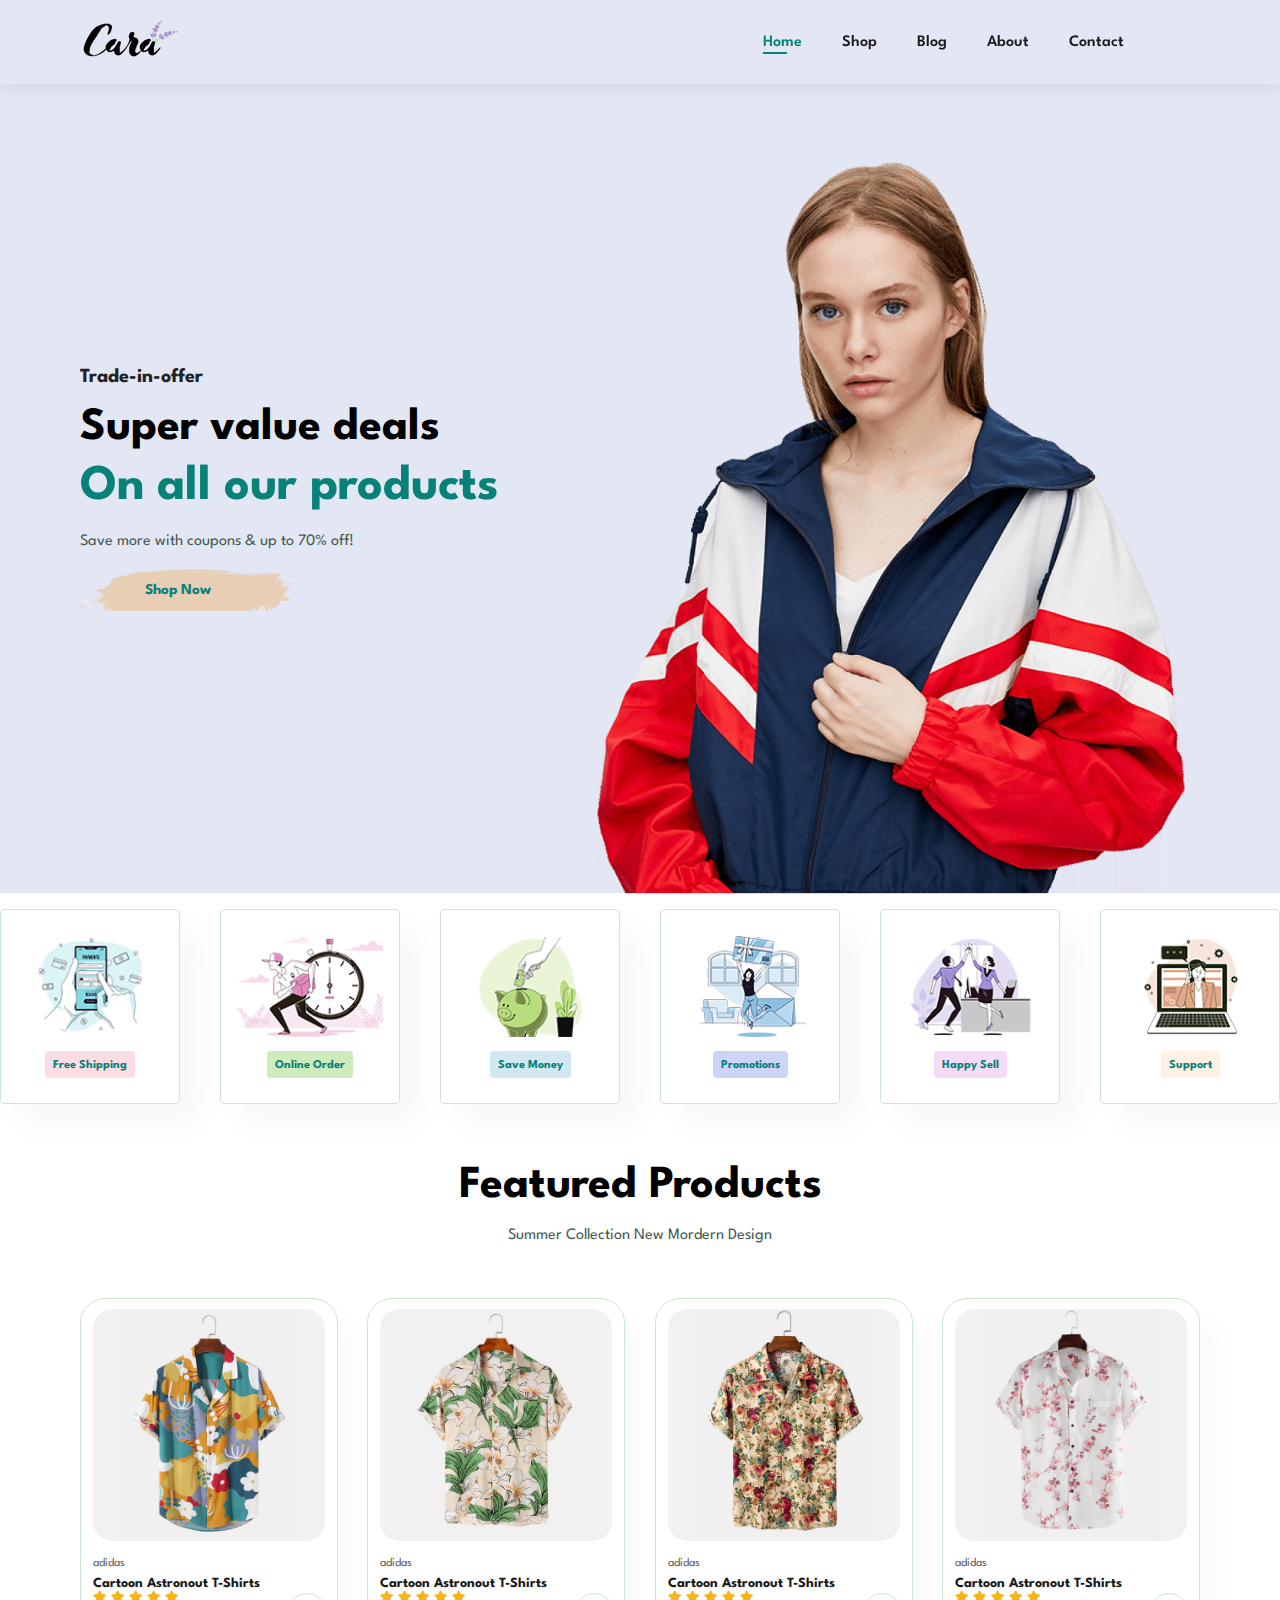
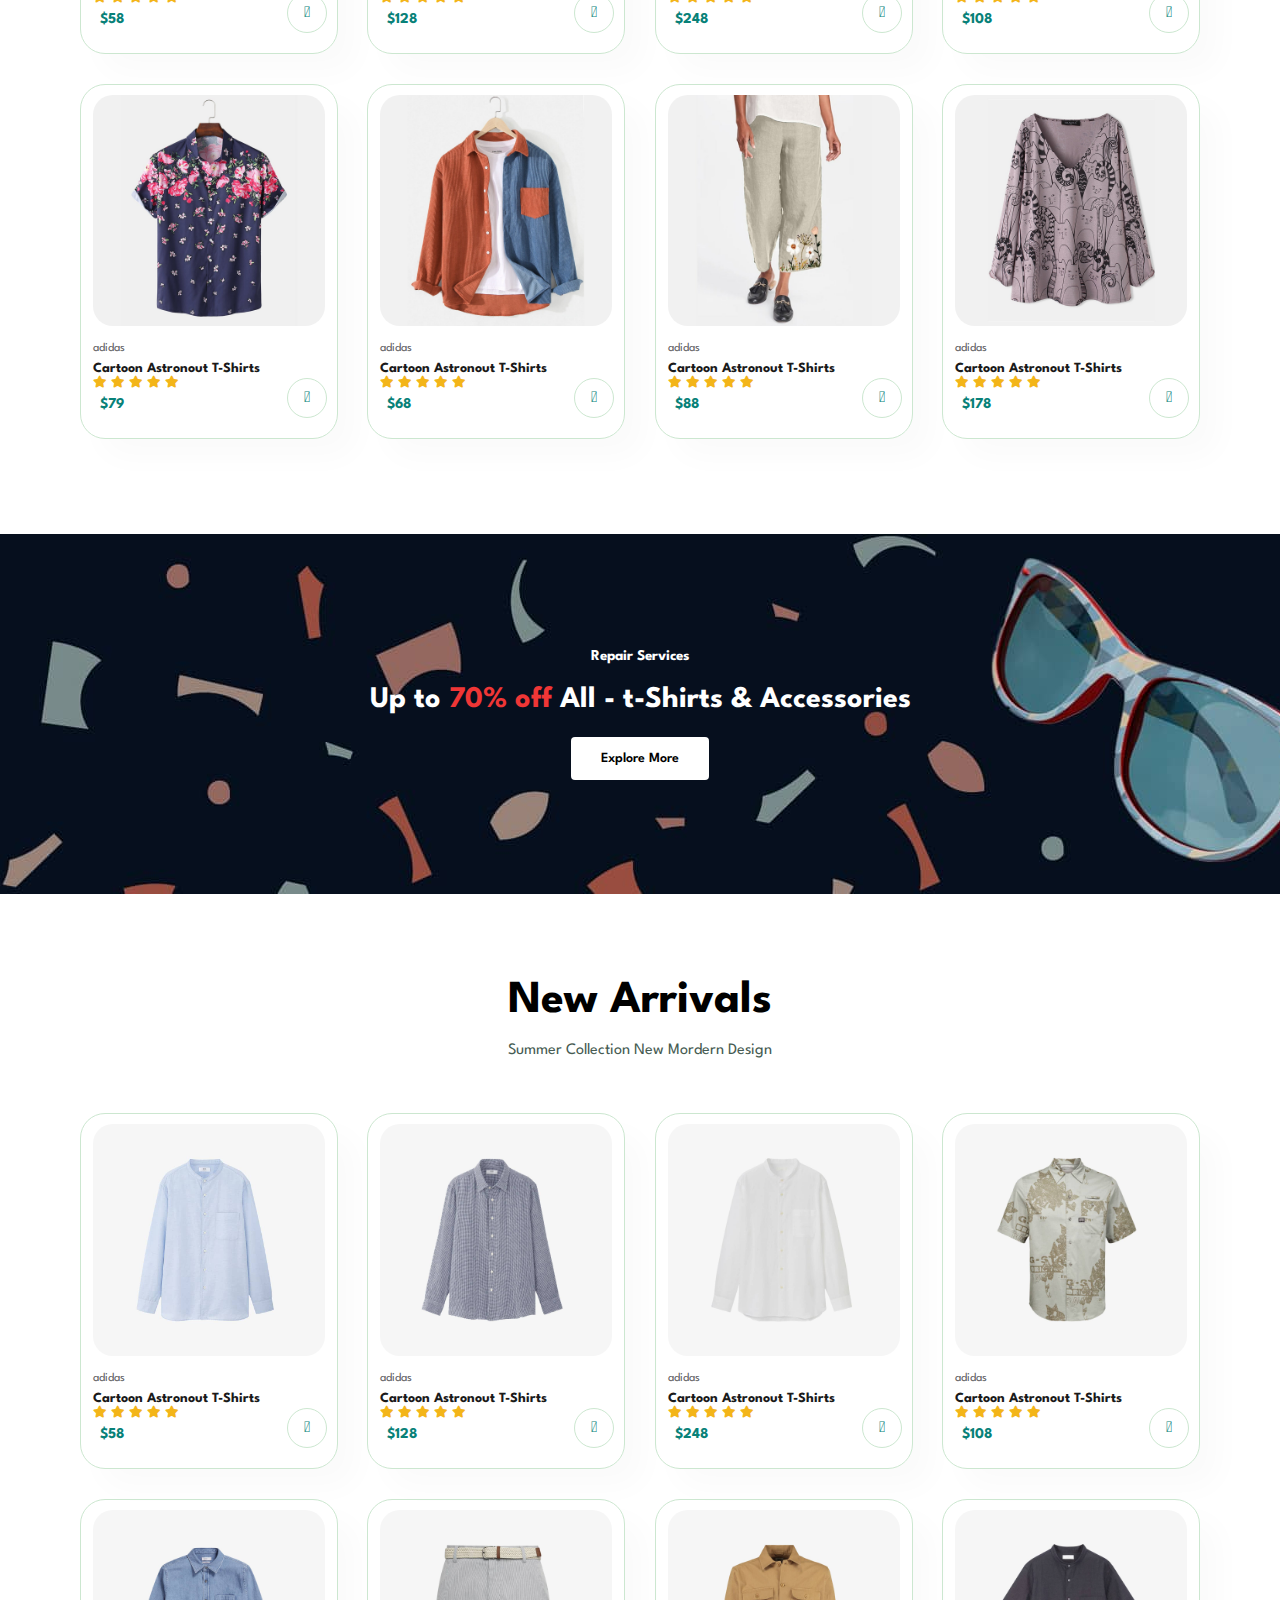
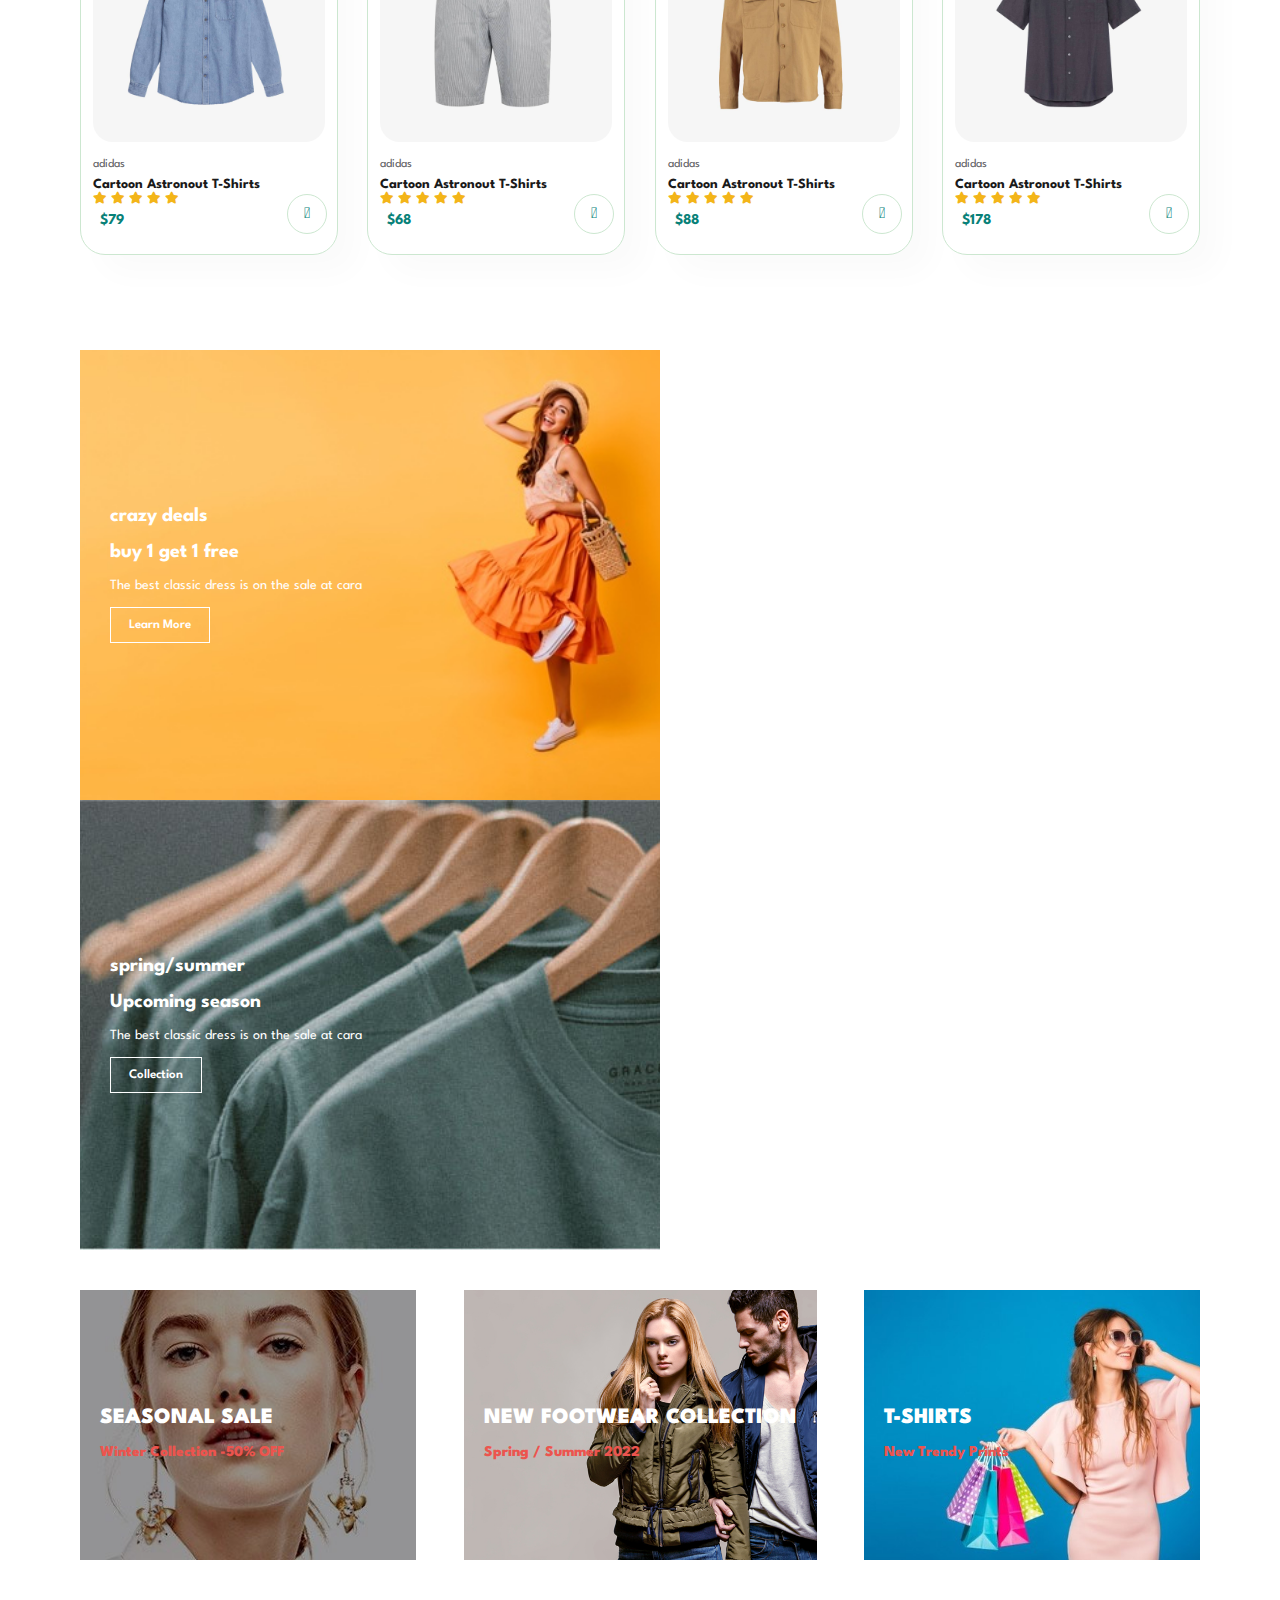
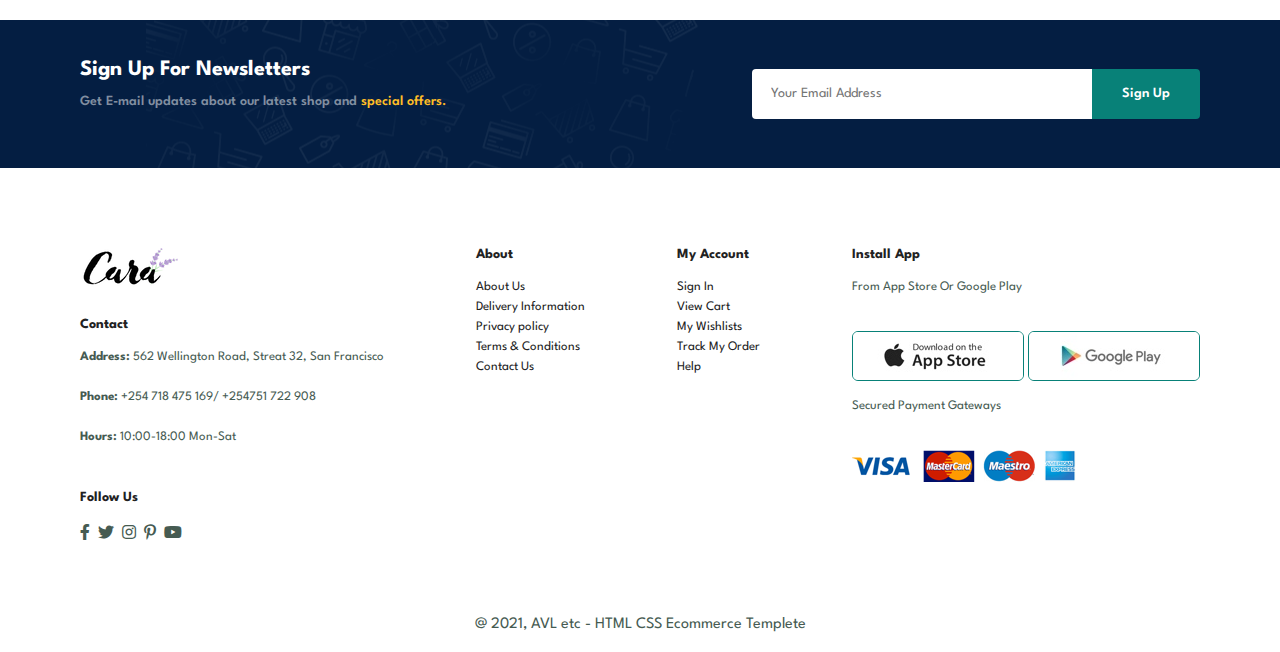
<file: index.html>
<!DOCTYPE html>
<html lang="en">
<head>
  <meta charset="UTF-8">
  <meta name="viewport" content="width=device-width, initial-scale=1.0">
  <title>Ecommerce</title>
  <link rel="stylesheet" href="style.css">
  <link rel="stylesheet" href="https://cdnjs.cloudflare.com/ajax/libs/font-awesome/6.5.1/css/all.min.css" integrity="sha512-DTOQO9RWCH3ppGqcWaEA1BIZOC6xxalwEsw9c2QQeAIftl+Vegovlnee1c9QX4TctnWMn13TZye+giMm8e2LwA==" crossorigin="anonymous" referrerpolicy="no-referrer" />
  <link rel="stylesheet" href="https://cdnjs.cloudflare.com/ajax/libs/font-awesome/6.5.1/css/all.min.css" />
  <link rel="stylesheet" href="https://pro.fontawesome.com/releases/v5.10.0/css/all.css">
</head>
<body>

  <section id="header">
    <a href="#"><img src="img/logo.png" alt="" class="logo"></a>

    <div>
      <ul id="navbar">
        <li><a class="active" href="index.html">Home</a></li>
        <li><a href="shop.html">Shop</a></li>
        <li><a href="blog.html">Blog</a></li>
        <li><a href="about.html">About</a></li>
        <li><a href="contact.html">Contact</a></li>
        <li id="lg-bag"><a href="cart.html"><i class="far fa-shopping-bag"></i></a></li>
        <a href="#" id="close" class="far fa-times"></a>

      </ul>
    </div>
    <div id="mobile">
      <a href="cart.html"><i class="far fa-shopping-bag"></i></a>
      <i id="bar" class="fas fa-outdent"></i>
    </div>
  </section>
   

  <section id="hero">
    <h4>Trade-in-offer</h4>
    <h2>Super value deals</h2>
    <h1>On all our products</h1>
    <p>Save more with coupons & up to 70% off!</p>
    <button>Shop Now</button>
  </section>

  <section id="feature" class=".section-p1">
    <div class="fe-box">
      <img src="img/features/f1.png" alt="">
      <h6>Free Shipping</h6>
    </div>
    <div class="fe-box">
      <img src="img/features/f2.png" alt="">
      <h6>Online Order</h6>
    </div>
    <div class="fe-box">
      <img src="img/features/f3.png" alt="">
      <h6>Save Money</h6>
    </div>
    <div class="fe-box">
      <img src="img/features/f4.png" alt="">
      <h6>Promotions</h6>
    </div>
    <div class="fe-box">
      <img src="img/features/f5.png" alt="">
      <h6>Happy Sell</h6>
    </div>
    <div class="fe-box">
      <img src="img/features/f6.png" alt="">
      <h6>Support</h6>
    </div>
    

  </section>

  <section id="product1" class="section-p1">
    <h2>Featured Products</h2>
    <p>Summer Collection New Mordern Design</p>
      <div class="pro-container">
        <div class="pro">
          <img src="img/products/f1.jpg" alt="">
            <div class="des">
              <span>adidas</span>
              <h5>Cartoon Astronout T-Shirts</h5>
                <div class="star">
                <i class="fas fa-star"></i>
                <i class="fas fa-star"></i>
                <i class="fas fa-star"></i>
                <i class="fas fa-star"></i>
                <i class="fas fa-star"></i>
                </div>
              <h4>$58</h4>
           </div>
          <a href="#"><i class="fal fa-shopping-cart cart"></i></a>
        </div>
        <div class="pro">
          <img src="img/products/f2.jpg" alt="">
            <div class="des">
               <span>adidas</span>
               <h5>Cartoon Astronout T-Shirts</h5>
              <div class="star">
                <i class="fas fa-star"></i>
                <i class="fas fa-star"></i>
                <i class="fas fa-star"></i>
                <i class="fas fa-star"></i>
                <i class="fas fa-star"></i>
              </div>
              <h4>$128</h4>
            </div>
          <a href="#"><i class="fal fa-shopping-cart cart"></i></a>
        </div>
      <div class="pro">
          <img src="img/products/f3.jpg" alt="">
            <div class="des">
              <span>adidas</span>
              <h5>Cartoon Astronout T-Shirts</h5>
              <div class="star">
                <i class="fas fa-star"></i>
                <i class="fas fa-star"></i>
                <i class="fas fa-star"></i>
                <i class="fas fa-star"></i>
                <i class="fas fa-star"></i>
              </div>
              <h4>$248</h4>
              </div>
           <a href="#"><i class="fal fa-shopping-cart cart"></i></a>
      </div>
        <div class="pro">
            <img src="img/products/f4.jpg" alt="">
              <div class="des">
              <span>adidas</span>
              <h5>Cartoon Astronout T-Shirts</h5>
                <div class="star">
                  <i class="fas fa-star"></i>
                  <i class="fas fa-star"></i>
                  <i class="fas fa-star"></i>
                  <i class="fas fa-star"></i>
                  <i class="fas fa-star"></i>
                </div>
                <h4>$108</h4>
              </div>
              <a href="#"><i class="fal fa-shopping-cart cart"></i></a>
        </div>
          <div class="pro">
              <img src="img/products/f5.jpg" alt="">
              <div class="des">
              <span>adidas</span>
                <h5>Cartoon Astronout T-Shirts</h5>
                <div class="star">
                  <i class="fas fa-star"></i>
                  <i class="fas fa-star"></i>
                  <i class="fas fa-star"></i>
                  <i class="fas fa-star"></i>
                  <i class="fas fa-star"></i>
                </div>
                <h4>$79</h4>
              </div>
              <a href="#"><i class="fal fa-shopping-cart cart"></i></a>
          </div>
            <div class="pro">
              <img src="img/products/f6.jpg" alt="">
                 <div class="des">
                  <span>adidas</span>
                  <h5>Cartoon Astronout T-Shirts</h5>
                   <div class="star">
                     <i class="fas fa-star"></i>
                     <i class="fas fa-star"></i>
                     <i class="fas fa-star"></i>
                     <i class="fas fa-star"></i>
                     <i class="fas fa-star"></i>
                   </div>
                 <h4>$68</h4>
                 </div>
               <a href="#"><i class="fal fa-shopping-cart cart"></i></a>
           </div>
           <div class="pro">
               <img src="img/products/f7.jpg" alt="">
                 <div class="des">
                 <span>adidas</span>
                 <h5>Cartoon Astronout T-Shirts</h5>
                 <div class="star">
                  <i class="fas fa-star"></i>
                  <i class="fas fa-star"></i>
                  <i class="fas fa-star"></i>
                  <i class="fas fa-star"></i>
                  <i class="fas fa-star"></i>
                 </div>
              <h4>$88</h4>
            </div>
          <a href="#"><i class="fal fa-shopping-cart cart"></i></a>
          </div>
              <div class="pro">
                <img src="img/products/f8.jpg" alt="">
                <div class="des">
                <span>adidas</span>
                <h5>Cartoon Astronout T-Shirts</h5>
                  <div class="star">
                    <i class="fas fa-star"></i>
                    <i class="fas fa-star"></i>
                    <i class="fas fa-star"></i>
                    <i class="fas fa-star"></i>
                    <i class="fas fa-star"></i>
                  </div>
                  <h4>$178</h4>
                  </div>
                <a href="#"><i class="fal fa-shopping-cart cart"></i></a>
              </div>
    </div>
  </section>
  
  <section id="banner" class="section-m1">
    <h4>Repair Services</h4>
    <h2>Up to <span>70% off</span>  All - t-Shirts & Accessories</h2>
    <button class="normal">Explore More</button>
  </section>

  <section id="product1" class="section-p1">
    <h2>New Arrivals</h2>
    <p>Summer Collection New Mordern Design</p>
      <div class="pro-container">
        <div class="pro">
          <img src="img/products/n1.jpg" alt="">
            <div class="des">
              <span>adidas</span>
              <h5>Cartoon Astronout T-Shirts</h5>
                <div class="star">
                <i class="fas fa-star"></i>
                <i class="fas fa-star"></i>
                <i class="fas fa-star"></i>
                <i class="fas fa-star"></i>
                <i class="fas fa-star"></i>
                </div>
              <h4>$58</h4>
           </div>
          <a href="#"><i class="fal fa-shopping-cart cart"></i></a>
        </div>
        <div class="pro">
          <img src="img/products/n2.jpg" alt="">
            <div class="des">
               <span>adidas</span>
               <h5>Cartoon Astronout T-Shirts</h5>
              <div class="star">
                <i class="fas fa-star"></i>
                <i class="fas fa-star"></i>
                <i class="fas fa-star"></i>
                <i class="fas fa-star"></i>
                <i class="fas fa-star"></i>
              </div>
              <h4>$128</h4>
            </div>
          <a href="#"><i class="fal fa-shopping-cart cart"></i></a>
        </div>
      <div class="pro">
          <img src="img/products/n3.jpg" alt="">
            <div class="des">
              <span>adidas</span>
              <h5>Cartoon Astronout T-Shirts</h5>
              <div class="star">
                <i class="fas fa-star"></i>
                <i class="fas fa-star"></i>
                <i class="fas fa-star"></i>
                <i class="fas fa-star"></i>
                <i class="fas fa-star"></i>
              </div>
              <h4>$248</h4>
              </div>
           <a href="#"><i class="fal fa-shopping-cart cart"></i></a>
      </div>
        <div class="pro">
            <img src="img/products/n4.jpg" alt="">
              <div class="des">
              <span>adidas</span>
              <h5>Cartoon Astronout T-Shirts</h5>
                <div class="star">
                  <i class="fas fa-star"></i>
                  <i class="fas fa-star"></i>
                  <i class="fas fa-star"></i>
                  <i class="fas fa-star"></i>
                  <i class="fas fa-star"></i>
                </div>
                <h4>$108</h4>
              </div>
              <a href="#"><i class="fal fa-shopping-cart cart"></i></a>
        </div>
          <div class="pro">
              <img src="img/products/n5.jpg" alt="">
              <div class="des">
              <span>adidas</span>
                <h5>Cartoon Astronout T-Shirts</h5>
                <div class="star">
                  <i class="fas fa-star"></i>
                  <i class="fas fa-star"></i>
                  <i class="fas fa-star"></i>
                  <i class="fas fa-star"></i>
                  <i class="fas fa-star"></i>
                </div>
                <h4>$79</h4>
              </div>
              <a href="#"><i class="fal fa-shopping-cart cart"></i></a>
          </div>
            <div class="pro">
              <img src="img/products/n6.jpg" alt="">
                 <div class="des">
                  <span>adidas</span>
                  <h5>Cartoon Astronout T-Shirts</h5>
                   <div class="star">
                     <i class="fas fa-star"></i>
                     <i class="fas fa-star"></i>
                     <i class="fas fa-star"></i>
                     <i class="fas fa-star"></i>
                     <i class="fas fa-star"></i>
                   </div>
                 <h4>$68</h4>
                 </div>
               <a href="#"><i class="fal fa-shopping-cart cart"></i></a>
           </div>
           <div class="pro">
               <img src="img/products/n7.jpg" alt="">
                 <div class="des">
                 <span>adidas</span>
                 <h5>Cartoon Astronout T-Shirts</h5>
                 <div class="star">
                  <i class="fas fa-star"></i>
                  <i class="fas fa-star"></i>
                  <i class="fas fa-star"></i>
                  <i class="fas fa-star"></i>
                  <i class="fas fa-star"></i>
                 </div>
              <h4>$88</h4>
            </div>
          <a href="#"><i class="fal fa-shopping-cart cart"></i></a>
          </div>
              <div class="pro">
                <img src="img/products/n8.jpg" alt="">
                <div class="des">
                <span>adidas</span>
                <h5>Cartoon Astronout T-Shirts</h5>
                  <div class="star">
                    <i class="fas fa-star"></i>
                    <i class="fas fa-star"></i>
                    <i class="fas fa-star"></i>
                    <i class="fas fa-star"></i>
                    <i class="fas fa-star"></i>
                  </div>
                  <h4>$178</h4>
                  </div>
                <a href="#"><i class="fal fa-shopping-cart cart"></i></a>
              </div>
    </div>
  </section>

  <section id="sm-banner" class="section-p1">
    <div class="banner-box">
      <h4>crazy deals</h4>
      <h2> buy 1 get 1 free</h2>
      <span>The best classic dress is on the sale at cara</span>
      <button class="white">Learn More</button>
    </div>
    <div class="banner-box banner-box2">
      <h4>spring/summer</h4>
      <h2> Upcoming season</h2>
      <span>The best classic dress is on the sale at cara</span>
      <button class="white">Collection</button>
    </div>
  </section>

  <section id="banner3">
    <div class="banner-box">
      <h2> SEASONAL SALE</h2>
      <h3>Winter Collection -50% OFF</h3>
    </div>
    <div class="banner-box banner-box2">
      <h2> NEW FOOTWEAR COLLECTION</h2>
      <h3>Spring / Summer 2022</h3>
    </div>
    <div class="banner-box banner-box3">
      <h2> T-SHIRTS</h2>
      <h3>New Trendy Prints</h3>
    </div>
  </section>

  <section id="newsletter"  class="section-p1 section-m1">
    <div class="newstext">
      <h4>Sign Up For Newsletters</h4>
      <p>Get E-mail updates about our latest shop and <span>special offers.</span>
      </p>
    </div>
    <div class="form">
      <input type="text" placeholder="Your Email Address">
      <button class="normal">Sign Up</button>
    </div>
  </section>

  <footer class="section-p1">
    <div class="col">
      <img class="logo" src="img/logo.png" alt="">
      <h4>Contact</h4>
      <p> <strong>Address: </strong>562 Wellington Road, Streat 32, San Francisco</p>
      <p><strong>Phone: </strong>+254 718 475 169/ +254751 722 908</p>
      <p><strong>Hours: </strong>10:00-18:00 Mon-Sat</p>
      <div class="follow">
        <h4>Follow Us</h4>
        <div class="icon">
          <i class="fab fa-facebook-f"></i>
          <i class="fab fa-twitter"></i>
          <i class="fab fa-instagram"></i>
          <i class="fab fa-pinterest-p"></i>
          <i class="fab fa-youtube"></i>
        </div>
      </div>
    </div>
    <div class="col">
      <h4>About</h4>
      <a href="#">About Us</a>
      <a href="#">Delivery Information</a>
      <a href="#">Privacy policy</a>
      <a href="#">Terms & Conditions</a>
      <a href="#">Contact Us</a>
    </div>
    <div class="col">
      <h4>My Account</h4>
      <a href="#">Sign In</a>
      <a href="#">View Cart</a>
      <a href="#">My Wishlists</a>
      <a href="#">Track My Order</a>
      <a href="#">Help</a>
    </div>
    <div class="col install">
      <h4>Install App</h4>
      <p>From App Store Or Google Play</p>
      <div class="row">
        <img src="img/pay/app.jpg" alt="">
        <img src="img/pay/play.jpg" alt="">
      </div>
      <p>Secured Payment Gateways</p>
      <img src="img/pay/pay.png" alt="">
    </div>
  </footer>
  <div class="copyright">
    <p>@ 2021, AVL etc - HTML CSS Ecommerce Templete</p>
  </div>
  <script src="script.js"></script>
</body>
</html>
</file>
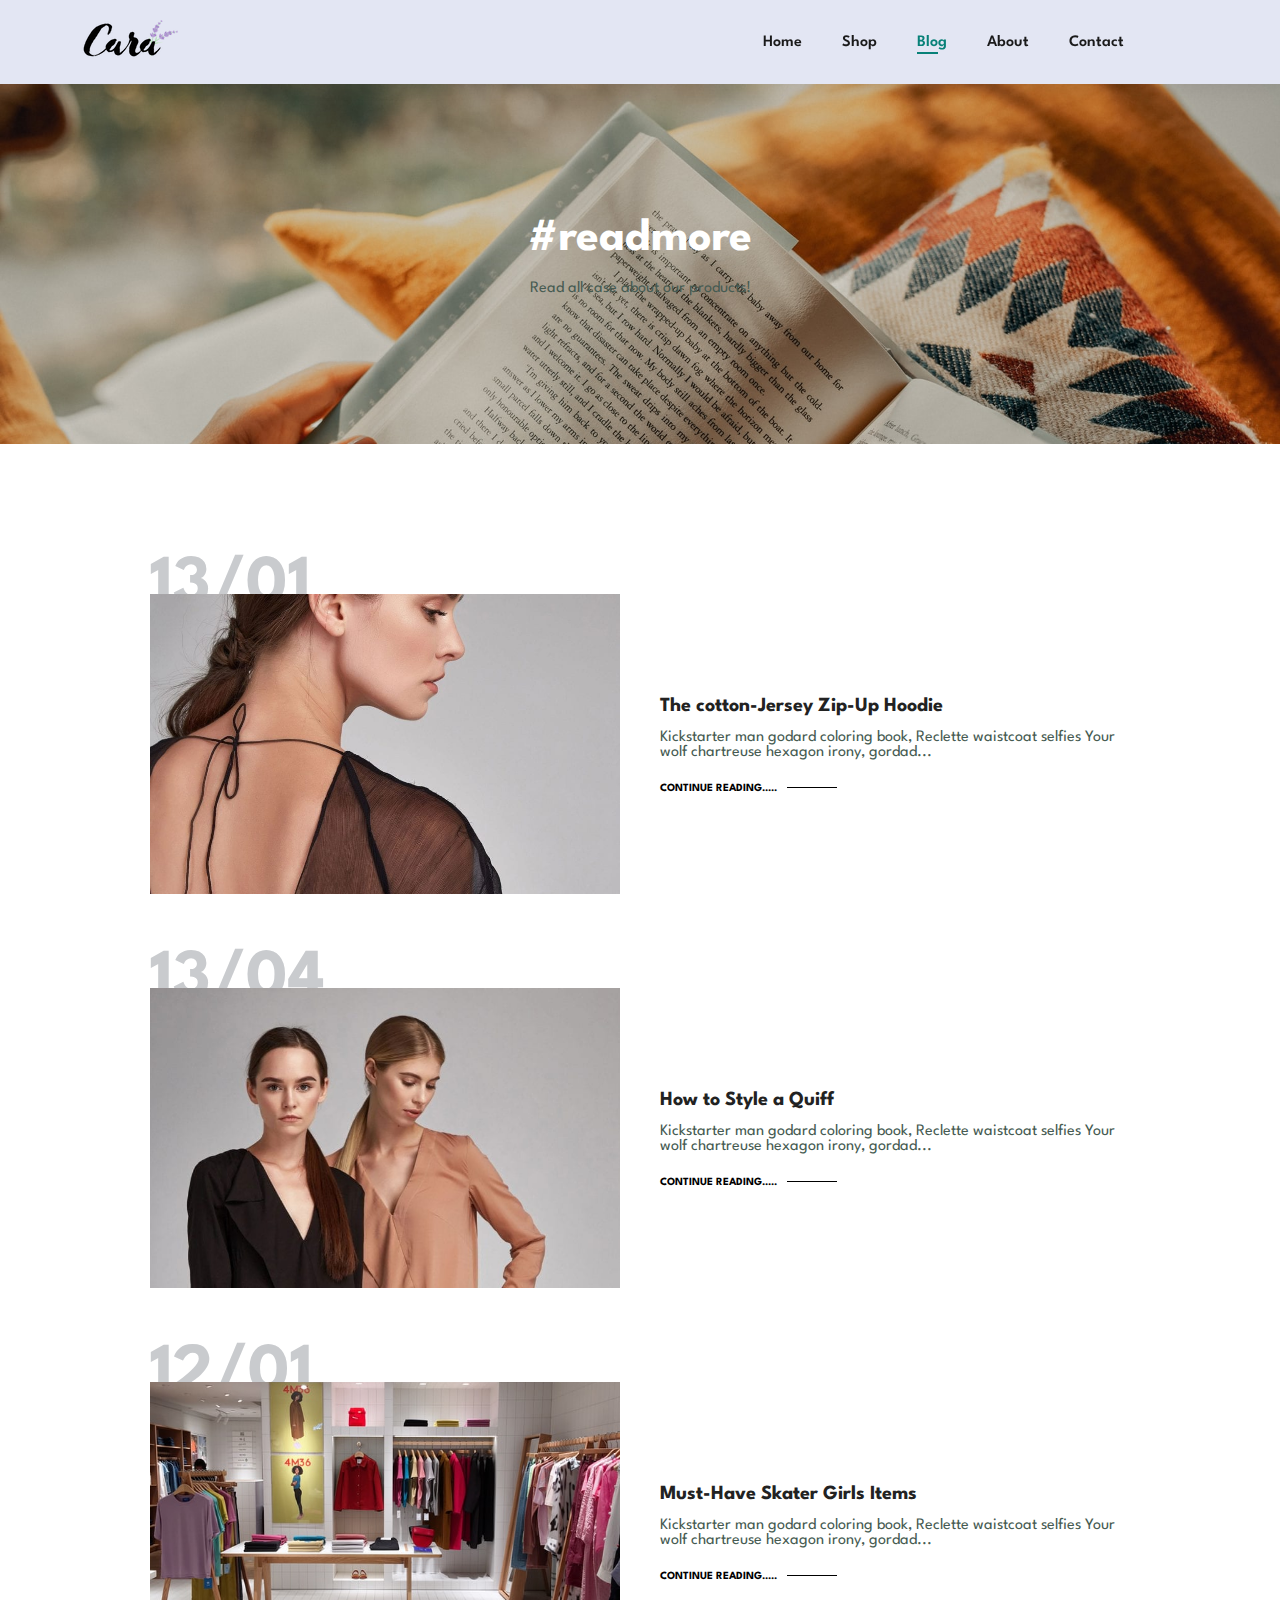
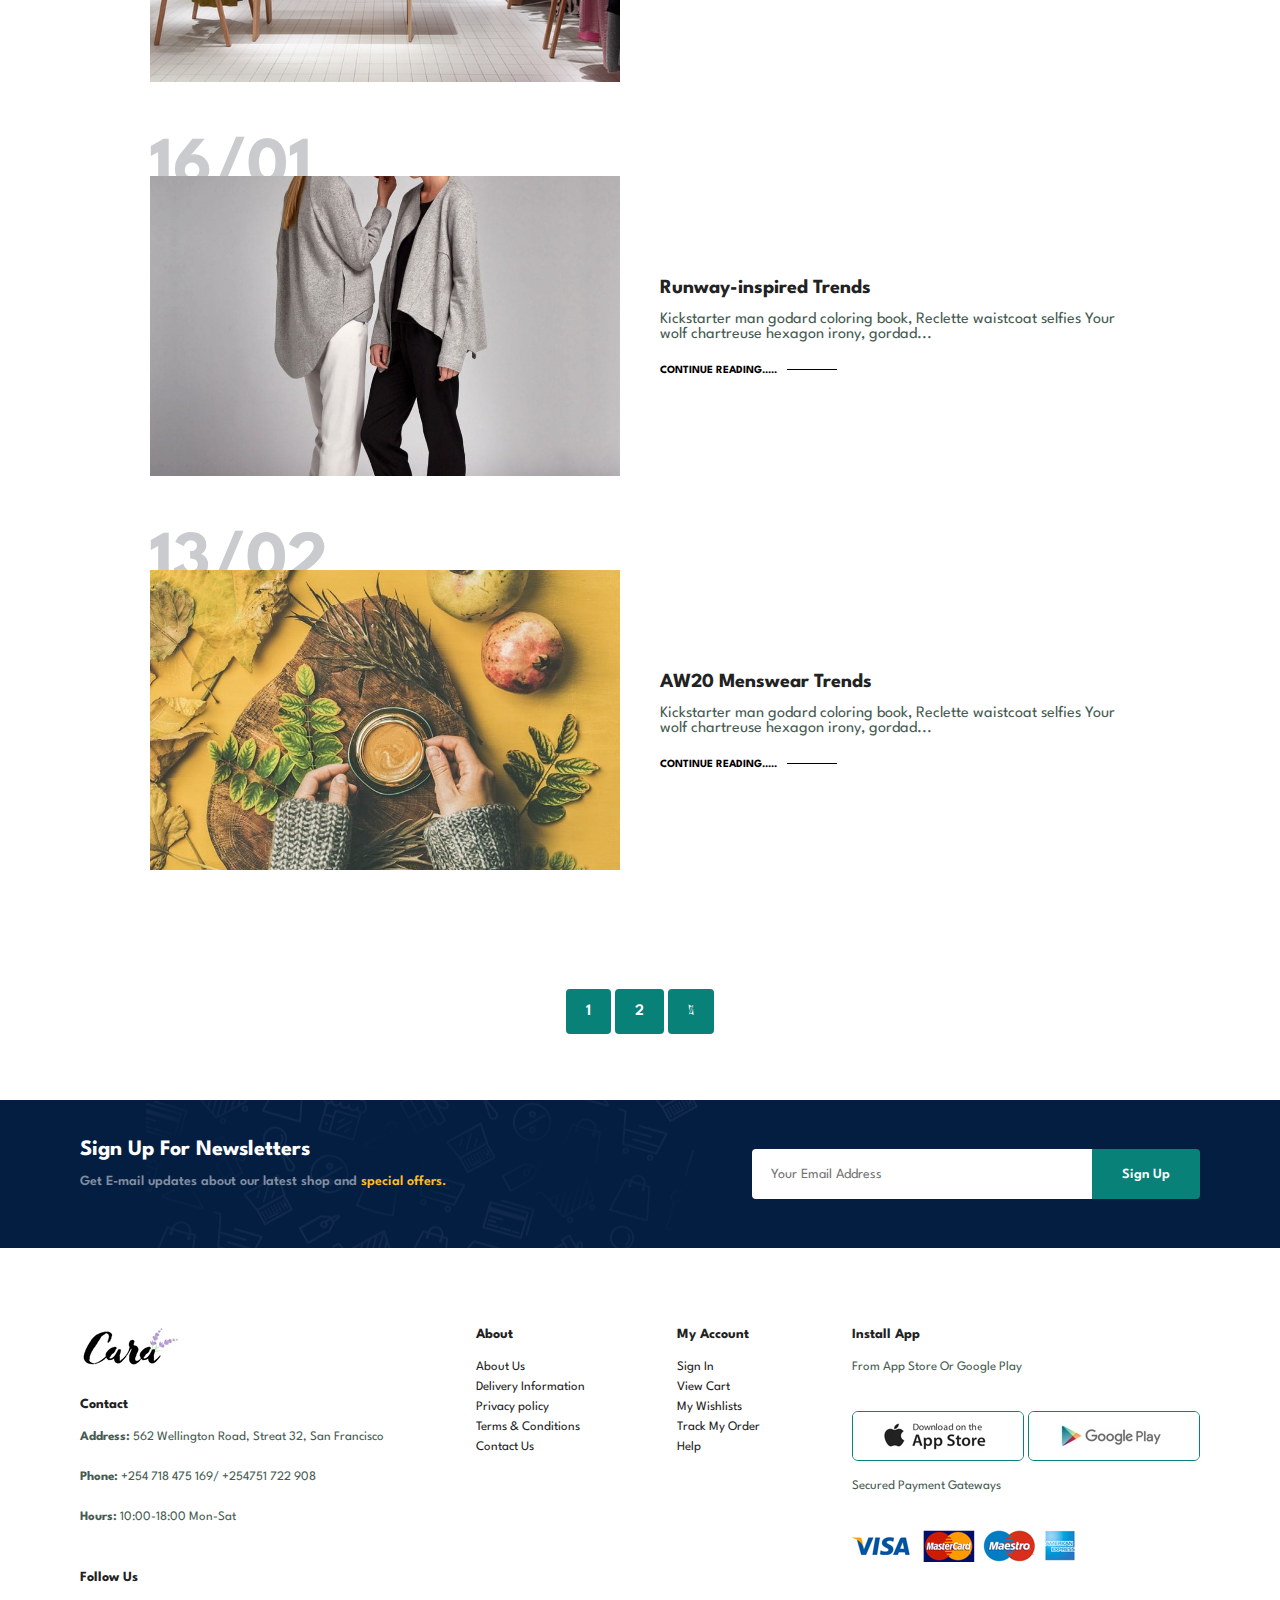
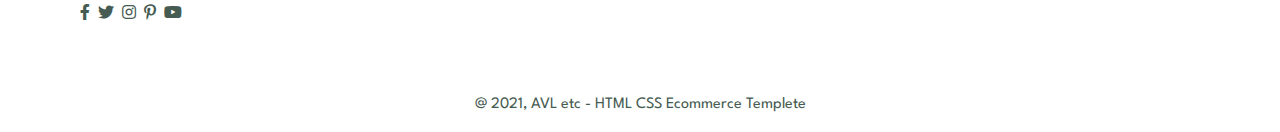
<file: blog.html>
<!DOCTYPE html>
<html lang="en">
<head>
  <meta charset="UTF-8">
  <meta name="viewport" content="width=device-width, initial-scale=1.0">
  <title>Ecommerce</title>
  <link rel="stylesheet" href="style.css">
  <link rel="stylesheet" href="https://cdnjs.cloudflare.com/ajax/libs/font-awesome/6.5.1/css/all.min.css" />
  <link rel="stylesheet" href="https://pro.fontawesome.com/releases/v5.10.0/css/all.css">
</head>
<body>

  <section id="header">
    <a href="#"><img src="img/logo.png" alt="" class="logo"></a>

    <div>
      <ul id="navbar">
        <li><a href="index.html">Home</a></li>
        <li><a  href="shop.html">Shop</a></li>
        <li><a class="active" href="blog.html">Blog</a></li>
        <li><a href="about.html">About</a></li>
        <li><a href="contact.html">Contact</a></li>
        <li id="lg-bag"><a href="cart.html"><i class="far fa-shopping-bag"></i></a></li>
        <a href="#" id="close" class="far fa-times"></a>

      </ul>
    </div>
    <div id="mobile">
      <a href="cart.html"><i class="far fa-shopping-bag"></i></a>
      <i id="bar" class="fas fa-outdent"></i>
    </div>
  </section>  

  <section id="page-header" class="blog-header">
    <h2>#readmore</h2>
     
    <p>Read all case about our products!</p>
  </section>

  <section id="blog">
    <div class="blog-box">
      <div class="blog-img">
        <img src="img/blog/b1.jpg" alt="">
      </div>
      <div class="blog-details">
        <h4>The cotton-Jersey Zip-Up Hoodie</h4>
        <p>Kickstarter man godard coloring book, Reclette waistcoat selfies Your
          wolf chartreuse hexagon irony, gordad...
        </p>
        <a href="#">CONTINUE READING.....</a>
      </div>
      <h1>13/01</h1>
    </div>
    <div class="blog-box">
      <div class="blog-img">
        <img src="img/blog/b2.jpg" alt="">
      </div>
      <div class="blog-details">
        <h4>How to Style a Quiff</h4>
        <p>Kickstarter man godard coloring book, Reclette waistcoat selfies Your
          wolf chartreuse hexagon irony, gordad...
        </p>
        <a href="#">CONTINUE READING.....</a>
      </div>
      <h1>13/04</h1>
    </div>
    <div class="blog-box">
      <div class="blog-img">
        <img src="img/blog/b3.jpg" alt="">
      </div>
      <div class="blog-details">
        <h4>Must-Have Skater Girls Items</h4>
        <p>Kickstarter man godard coloring book, Reclette waistcoat selfies Your
          wolf chartreuse hexagon irony, gordad...
        </p>
        <a href="#">CONTINUE READING.....</a>
      </div>
      <h1>12/01</h1>
    </div>
    <div class="blog-box">
      <div class="blog-img">
        <img src="img/blog/b4.jpg" alt="">
      </div>
      <div class="blog-details">
        <h4>Runway-inspired Trends</h4>
        <p>Kickstarter man godard coloring book, Reclette waistcoat selfies Your
          wolf chartreuse hexagon irony, gordad...
        </p>
        <a href="#">CONTINUE READING.....</a>
      </div>
      <h1>16/01</h1>
    </div>
    <div class="blog-box">
      <div class="blog-img">
        <img src="img/blog/b6.jpg" alt="">
      </div>
      <div class="blog-details">
        <h4>AW20 Menswear Trends</h4>
        <p>Kickstarter man godard coloring book, Reclette waistcoat selfies Your
          wolf chartreuse hexagon irony, gordad...
        </p>
        <a href="#">CONTINUE READING.....</a>
      </div>
      <h1>13/02</h1>
    </div>
  </section>

  
  <section id="pagination" class="section-p1">
    <a href="#">1</a>
    <a href="#">2</a>
    <a href="#"><i class="fal fa-long-arrow-alt-right"></i></a>
  </section>

  <section id="newsletter"  class="section-p1 section-m1">
    <div class="newstext">
      <h4>Sign Up For Newsletters</h4>
      <p>Get E-mail updates about our latest shop and <span>special offers.</span>
      </p>
    </div>
    <div class="form">
      <input type="text" placeholder="Your Email Address">
      <button class="normal">Sign Up</button>
    </div>
  </section>

  <footer class="section-p1">
    <div class="col">
      <img class="logo" src="img/logo.png" alt="">
      <h4>Contact</h4>
      <p> <strong>Address: </strong>562 Wellington Road, Streat 32, San Francisco</p>
      <p><strong>Phone: </strong>+254 718 475 169/ +254751 722 908</p>
      <p><strong>Hours: </strong>10:00-18:00 Mon-Sat</p>
      <div class="follow">
        <h4>Follow Us</h4>
        <div class="icon">
          <i class="fab fa-facebook-f"></i>
          <i class="fab fa-twitter"></i>
          <i class="fab fa-instagram"></i>
          <i class="fab fa-pinterest-p"></i>
          <i class="fab fa-youtube"></i>
        </div>
      </div>
    </div>
    <div class="col">
      <h4>About</h4>
      <a href="#">About Us</a>
      <a href="#">Delivery Information</a>
      <a href="#">Privacy policy</a>
      <a href="#">Terms & Conditions</a>
      <a href="#">Contact Us</a>
    </div>
    <div class="col">
      <h4>My Account</h4>
      <a href="#">Sign In</a>
      <a href="#">View Cart</a>
      <a href="#">My Wishlists</a>
      <a href="#">Track My Order</a>
      <a href="#">Help</a>
    </div>
    <div class="col install">
      <h4>Install App</h4>
      <p>From App Store Or Google Play</p>
      <div class="row">
        <img src="img/pay/app.jpg" alt="">
        <img src="img/pay/play.jpg" alt="">
      </div>
      <p>Secured Payment Gateways</p>
      <img src="img/pay/pay.png" alt="">
    </div>
  </footer>
  <div class="copyright">
    <p>@ 2021, AVL etc - HTML CSS Ecommerce Templete</p>
  </div>
  <script src="script.js"></script>
</body>
</html>
</file>
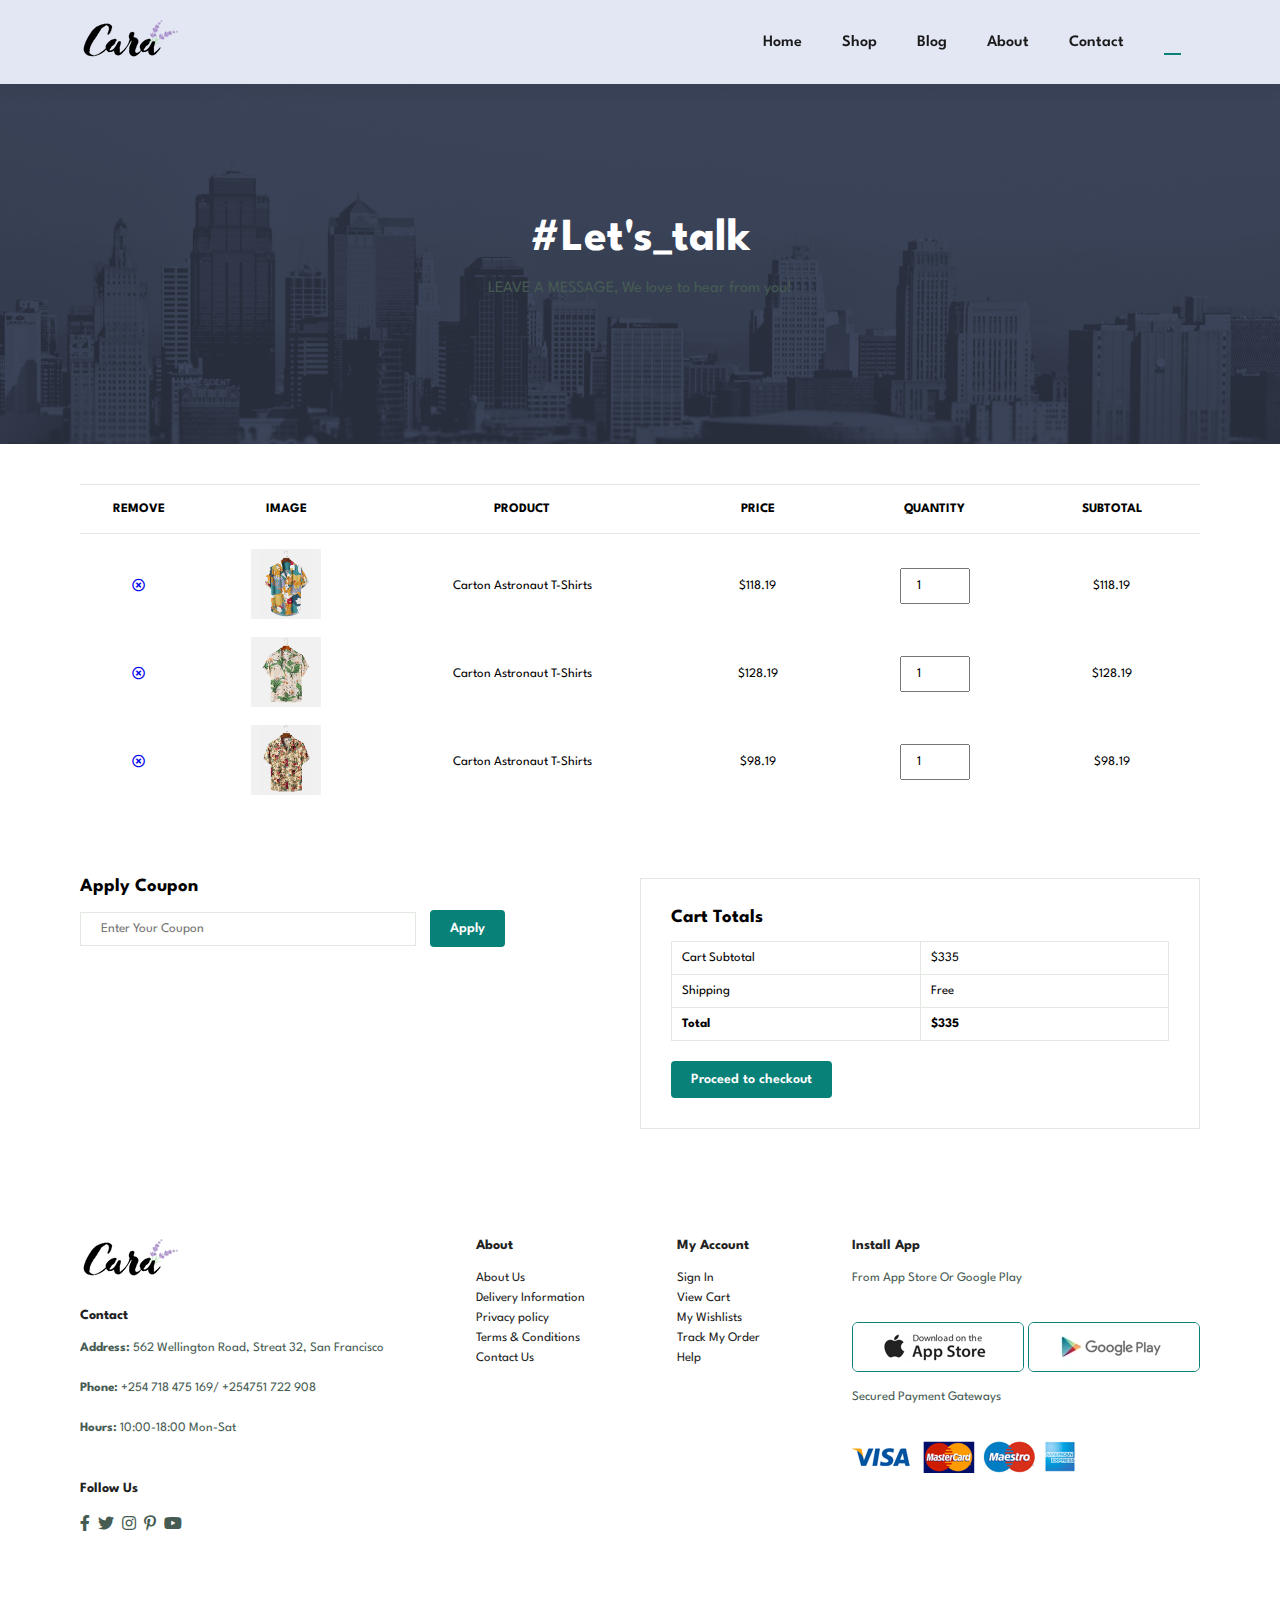
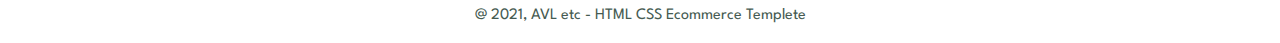
<file: cart.html>
<!DOCTYPE html>
<html lang="en">
<head>
  <meta charset="UTF-8">
  <meta name="viewport" content="width=device-width, initial-scale=1.0">
  <title>Ecommerce</title>
  <link rel="stylesheet" href="style.css">
  <link rel="stylesheet" href="https://cdnjs.cloudflare.com/ajax/libs/font-awesome/6.5.1/css/all.min.css" />
  <link rel="stylesheet" href="https://pro.fontawesome.com/releases/v5.10.0/css/all.css">
</head>
<body>

  <section id="header">
    <a href="#"><img src="img/logo.png" alt="" class="logo"></a>

    <div>
      <ul id="navbar">
        <li><a href="index.html">Home</a></li>
        <li><a  href="shop.html">Shop</a></li>
        <li><a href="blog.html">Blog</a></li>
        <li><a href="about.html">About</a></li>
        <li><a  href="contact.html">Contact</a></li>
        <li id="lg-bag"><a class="active" href="cart.html"><i class="far fa-shopping-bag"></i></a></li>
        <a href="#" id="close" class="far fa-times"></a>

      </ul>
    </div>
    <div id="mobile">
      <a href="cart.html"><i class="far fa-shopping-bag"></i></a>
      <i id="bar" class="fas fa-outdent"></i>
    </div>
  </section>  

  <section id="page-header" class="about-header">
    <h2>#Let's_talk</h2>
     
    <p>LEAVE A MESSAGE, We love to hear from you!</p>
  </section>

  <section id="cart" class="section-p1">
    <table width="100%">
      <thead>
        <tr>
          <td>Remove</td>
          <td>Image</td>
          <td>Product</td>
          <td>Price</td>
          <td>Quantity</td>
          <td>Subtotal</td>
        </tr>
      </thead>
      <tbody>
        <tr>
          <td><a href="#"><i class="far fa-times-circle"></i></a></td>
          <td><img src="img/products/f1.jpg" alt=""></td>
          <td>Carton Astronaut T-Shirts</td>
          <td>$118.19</td>
          <td><input type="number" value="1"></td>
          <td>$118.19</td>

        </tr>
        <tr>
          <td><a href="#"><i class="far fa-times-circle"></i></a></td>
          <td><img src="img/products/f2.jpg" alt=""></td>
          <td>Carton Astronaut T-Shirts</td>
          <td>$128.19</td>
          <td><input type="number" value="1"></td>
          <td>$128.19</td>

        </tr>
        <tr>
          <td><a href="#"><i class="far fa-times-circle"></i></a></td>
          <td><img src="img/products/f3.jpg" alt=""></td>
          <td>Carton Astronaut T-Shirts</td>
          <td>$98.19</td>
          <td><input type="number" value="1"></td>
          <td>$98.19</td>

        </tr>
      </tbody>
    </table>
  </section>

  <section id="cart-add" class="section-p1">
    <div id="coupon">
      <h3>Apply Coupon</h3>
    
    <div>
      <input type="text" placeholder="Enter Your Coupon">
      <button class="normal">Apply</button>
    </div>
  </div>
  <div id="subtotal">
    <h3>Cart Totals</h3>
    <table>
      <tr>
        <td>Cart Subtotal</td>
        <td>$335</td>
      </tr>
      <tr>
        <td>Shipping</td>
        <td>Free</td>
      </tr>
      <tr>
        <td><strong>Total</strong></td>
        <td><strong>$335</strong></td>
      </tr>
    </table>
    <button class="normal">Proceed to checkout</button>
  </div>
  </section>

  <footer class="section-p1">
    <div class="col">
      <img class="logo" src="img/logo.png" alt="">
      <h4>Contact</h4>
      <p> <strong>Address: </strong>562 Wellington Road, Streat 32, San Francisco</p>
      <p><strong>Phone: </strong>+254 718 475 169/ +254751 722 908</p>
      <p><strong>Hours: </strong>10:00-18:00 Mon-Sat</p>
      <div class="follow">
        <h4>Follow Us</h4>
        <div class="icon">
          <i class="fab fa-facebook-f"></i>
          <i class="fab fa-twitter"></i>
          <i class="fab fa-instagram"></i>
          <i class="fab fa-pinterest-p"></i>
          <i class="fab fa-youtube"></i>
        </div>
      </div>
    </div>
    <div class="col">
      <h4>About</h4>
      <a href="#">About Us</a>
      <a href="#">Delivery Information</a>
      <a href="#">Privacy policy</a>
      <a href="#">Terms & Conditions</a>
      <a href="#">Contact Us</a>
    </div>
    <div class="col">
      <h4>My Account</h4>
      <a href="#">Sign In</a>
      <a href="#">View Cart</a>
      <a href="#">My Wishlists</a>
      <a href="#">Track My Order</a>
      <a href="#">Help</a>
    </div>
    <div class="col install">
      <h4>Install App</h4>
      <p>From App Store Or Google Play</p>
      <div class="row">
        <img src="img/pay/app.jpg" alt="">
        <img src="img/pay/play.jpg" alt="">
      </div>
      <p>Secured Payment Gateways</p>
      <img src="img/pay/pay.png" alt="">
    </div>
  </footer>
  <div class="copyright">
    <p>@ 2021, AVL etc - HTML CSS Ecommerce Templete</p>
  </div>

  <script src="script.js"></script>
</body>
</html>
</file>
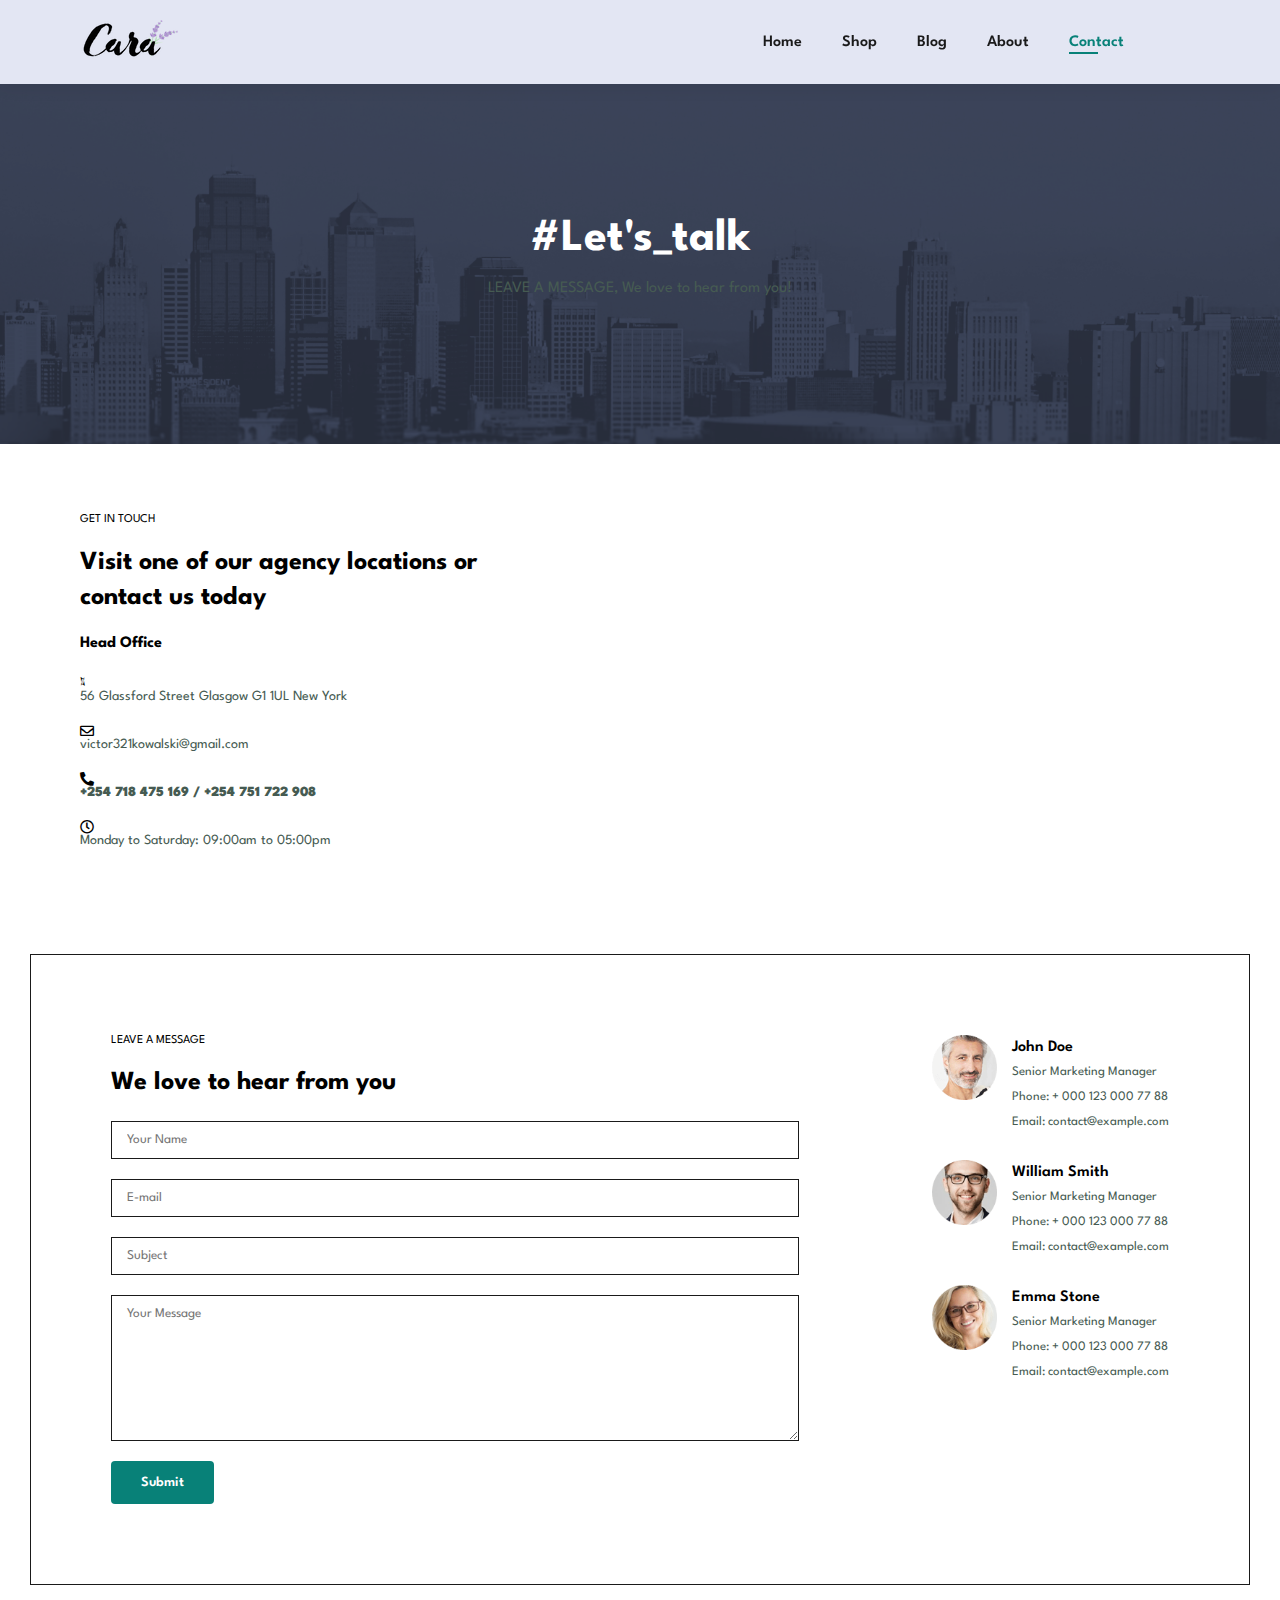
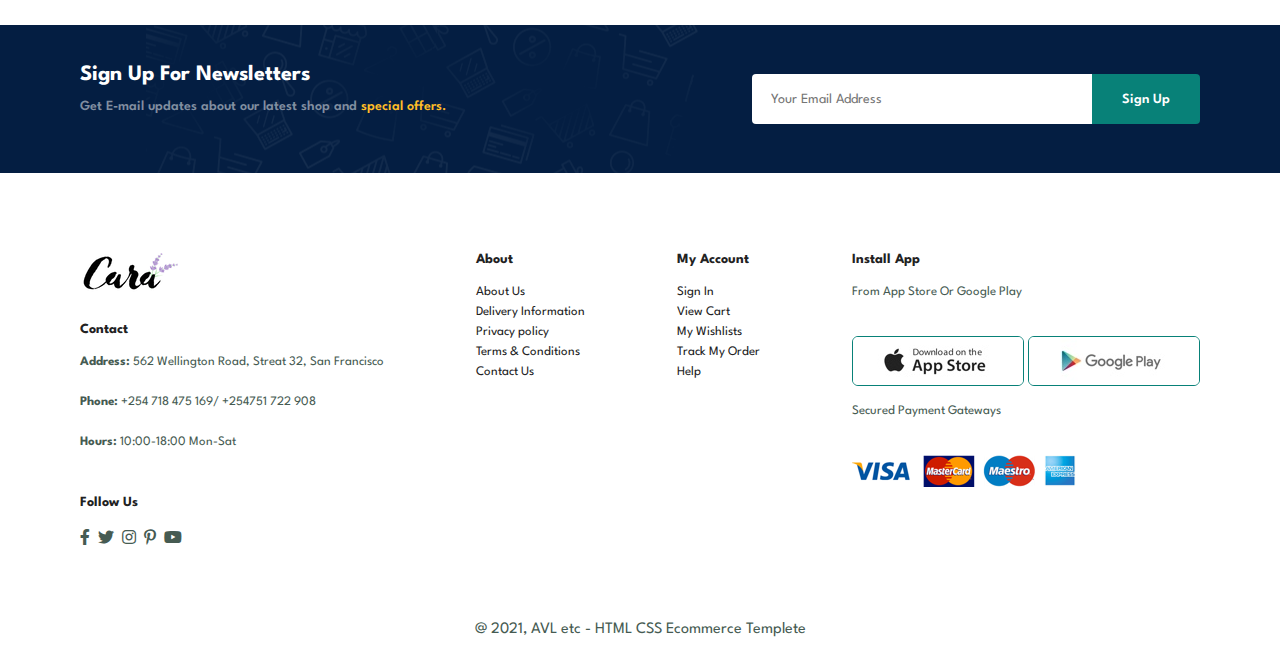
<file: contact.html>
<!DOCTYPE html>
<html lang="en">
<head>
  <meta charset="UTF-8">
  <meta name="viewport" content="width=device-width, initial-scale=1.0">
  <title>Ecommerce</title>
  <link rel="stylesheet" href="style.css">
  <link rel="stylesheet" href="https://cdnjs.cloudflare.com/ajax/libs/font-awesome/6.5.1/css/all.min.css" />
  <link rel="stylesheet" href="https://pro.fontawesome.com/releases/v5.10.0/css/all.css">
</head>
<body>

  <section id="header">
    <a href="#"><img src="img/logo.png" alt="" class="logo"></a>

    <div>
      <ul id="navbar">
        <li><a href="index.html">Home</a></li>
        <li><a  href="shop.html">Shop</a></li>
        <li><a href="blog.html">Blog</a></li>
        <li><a href="about.html">About</a></li>
        <li><a class="active" href="contact.html">Contact</a></li>
        <li id="lg-bag"><a href="cart.html"><i class="far fa-shopping-bag"></i></a></li>
        <a href="#" id="close" class="far fa-times"></a>

      </ul>
    </div>
    <div id="mobile">
      <a href="cart.html"><i class="far fa-shopping-bag"></i></a>
      <i id="bar" class="fas fa-outdent"></i>
    </div>
  </section>  

  <section id="page-header" class="about-header">
    <h2>#Let's_talk</h2>
     
    <p>LEAVE A MESSAGE, We love to hear from you!</p>
  </section>

  <section id="contact-details" class="section-p1">
    <div class="details">
      <span>GET IN TOUCH</span>
      <h2>Visit one of our agency locations or contact us today</h2>
      <h3>Head Office</h3>
      <div>
        <li>
          <i class="fal fa-map">
            <p>56 Glassford Street Glasgow G1 1UL New York</p>
          </i>
        </li>
        <li>
          <i class="far fa-envelope">
            <p>victor321kowalski@gmail.com</p>
          </i>
        </li>
        <li>
          <i class="fas fa-phone-alt">
            <p>+254 718 475 169 / +254 751 722 908</p>
          </i>
        </li>
        <li>
          <i class="far fa-clock">
            <p>Monday to Saturday: 09:00am to 05:00pm</p>
          </i>
        </li>
      </div>
    </div>
    <!-- get a map to google and get the map of the location listed above -->
    <div class="map"></div>


  </section>
  
  <section id="form-details">
    <form action="">
      <span>LEAVE A MESSAGE</span>
      <h2>We love to hear from you</h2>
      <input type="text" placeholder="Your Name ">
      <input type="text" placeholder="E-mail ">
      <input type="text" placeholder="Subject ">
      <textarea name="" id="" cols="30" rows="10" placeholder="Your Message"></textarea>
      <button class="normal">Submit</button>
    </form>

    <div class="people">
      <div><img src="img/people/1.png" alt="">
         <p><span>John Doe</span>Senior Marketing Manager <br>Phone: + 000 123
         000 77 88 <br> Email: contact@example.com</p>
      </div>
      <div><img src="img/people/2.png" alt="">
        <p><span>William Smith</span>Senior Marketing Manager <br>Phone: + 000 123
        000 77 88 <br> Email: contact@example.com</p>
     </div>
     <div><img src="img/people/3.png" alt="">
      <p><span>Emma Stone</span>Senior Marketing Manager <br>Phone: + 000 123
      000 77 88 <br> Email: contact@example.com</p>
   </div>
    </div>
  </section>

  <section id="newsletter"  class="section-p1 section-m1">
    <div class="newstext">
      <h4>Sign Up For Newsletters</h4>
      <p>Get E-mail updates about our latest shop and <span>special offers.</span>
      </p>
    </div>
    <div class="form">
      <input type="text" placeholder="Your Email Address">
      <button class="normal">Sign Up</button>
    </div>
  </section>

  <footer class="section-p1">
    <div class="col">
      <img class="logo" src="img/logo.png" alt="">
      <h4>Contact</h4>
      <p> <strong>Address: </strong>562 Wellington Road, Streat 32, San Francisco</p>
      <p><strong>Phone: </strong>+254 718 475 169/ +254751 722 908</p>
      <p><strong>Hours: </strong>10:00-18:00 Mon-Sat</p>
      <div class="follow">
        <h4>Follow Us</h4>
        <div class="icon">
          <i class="fab fa-facebook-f"></i>
          <i class="fab fa-twitter"></i>
          <i class="fab fa-instagram"></i>
          <i class="fab fa-pinterest-p"></i>
          <i class="fab fa-youtube"></i>
        </div>
      </div>
    </div>
    <div class="col">
      <h4>About</h4>
      <a href="#">About Us</a>
      <a href="#">Delivery Information</a>
      <a href="#">Privacy policy</a>
      <a href="#">Terms & Conditions</a>
      <a href="#">Contact Us</a>
    </div>
    <div class="col">
      <h4>My Account</h4>
      <a href="#">Sign In</a>
      <a href="#">View Cart</a>
      <a href="#">My Wishlists</a>
      <a href="#">Track My Order</a>
      <a href="#">Help</a>
    </div>
    <div class="col install">
      <h4>Install App</h4>
      <p>From App Store Or Google Play</p>
      <div class="row">
        <img src="img/pay/app.jpg" alt="">
        <img src="img/pay/play.jpg" alt="">
      </div>
      <p>Secured Payment Gateways</p>
      <img src="img/pay/pay.png" alt="">
    </div>
  </footer>
  <div class="copyright">
    <p>@ 2021, AVL etc - HTML CSS Ecommerce Templete</p>
  </div>
  <script src="script.js"></script>
</body>
</html>
</file>
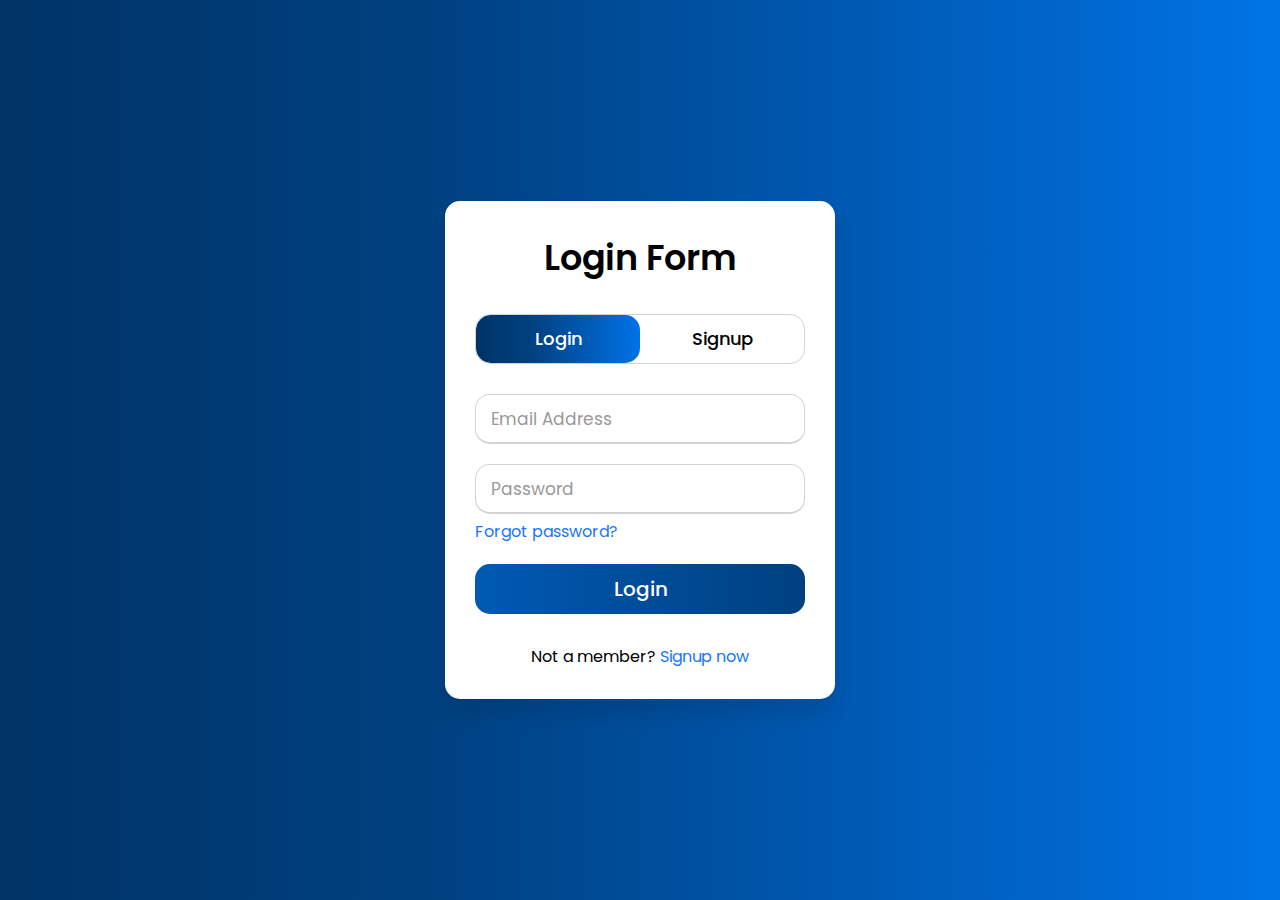
<file: log-in.html>
<!DOCTYPE html>
<html lang="en">
<head>
    <meta charset="UTF-8">
    <meta name="viewport" content="width=device-width, initial-scale=1.0">
    <title>Login</title>
    <link rel="stylesheet" href="login.css">
</head>
<body>
    <div class="wrapper">
        <div class="title-text">
            <div class="title login">Login Form</div>
            <div class="title signup">Signup Form</div>
        </div>
        <div class="form-container">
            <div class="slide-controls">
                <input type="radio" name="slide" id="login" checked>
                <input type="radio" name="slide" id="signup">
                <label for="login" class="slide login">Login</label>
                <label for="signup" class="slide signup">Signup</label>
                <div class="slider-tab"></div>
            </div>
            <div class="form-inner">
                <form action="#" class="login" id="loginForm">
                    <div class="field">
                        <input type="text" placeholder="Email Address" required>
                    </div>
                    <div class="field">
                        <input type="password" placeholder="Password" required>
                    </div>
                    <div class="pass-link"><a href="#">Forgot password?</a></div>
                    <div class="field btn">
                        <div class="btn-layer"></div>
                        <input type="submit" value="Login">
                    </div>
                    <div class="signup-link">Not a member? <a href="signup.html">Signup now</a></div>
                </form>
                <form action="#" class="signup" id="signupForm">
                    <div class="field">
                        <input type="text" placeholder="Email Address" required>
                    </div>
                    <div class="field">
                        <input type="password" placeholder="Password" required>
                    </div>
                    <div class="field">
                        <input type="password" placeholder="Confirm password" required>
                    </div>
                    <div class="field btn">
                        <div class="btn-layer"></div>
                        <input type="submit" value="Signup">
                    </div>
                </form>
            </div>
        </div>
    </div>
    <script src="login.js"></script>
    <script>
        // Handle form submission and redirection
        document.getElementById('loginForm').addEventListener('submit', function(event) {
            // Handle login form submission
            // After successful login, redirect the user to another page within your site
            window.location.href = "Main.html"; // Replace with the local link address
            event.preventDefault(); // Prevent default form submission behavior
        });

        document.getElementById('signupForm').addEventListener('submit', function(event) {
            // Handle signup form submission
            // After successful signup, redirect the user to another page within your site
            window.location.href = "Main.html"; // Replace with the local link address
            event.preventDefault(); // Prevent default form submission behavior
        });
    </script>
</body>
</html>
</file>
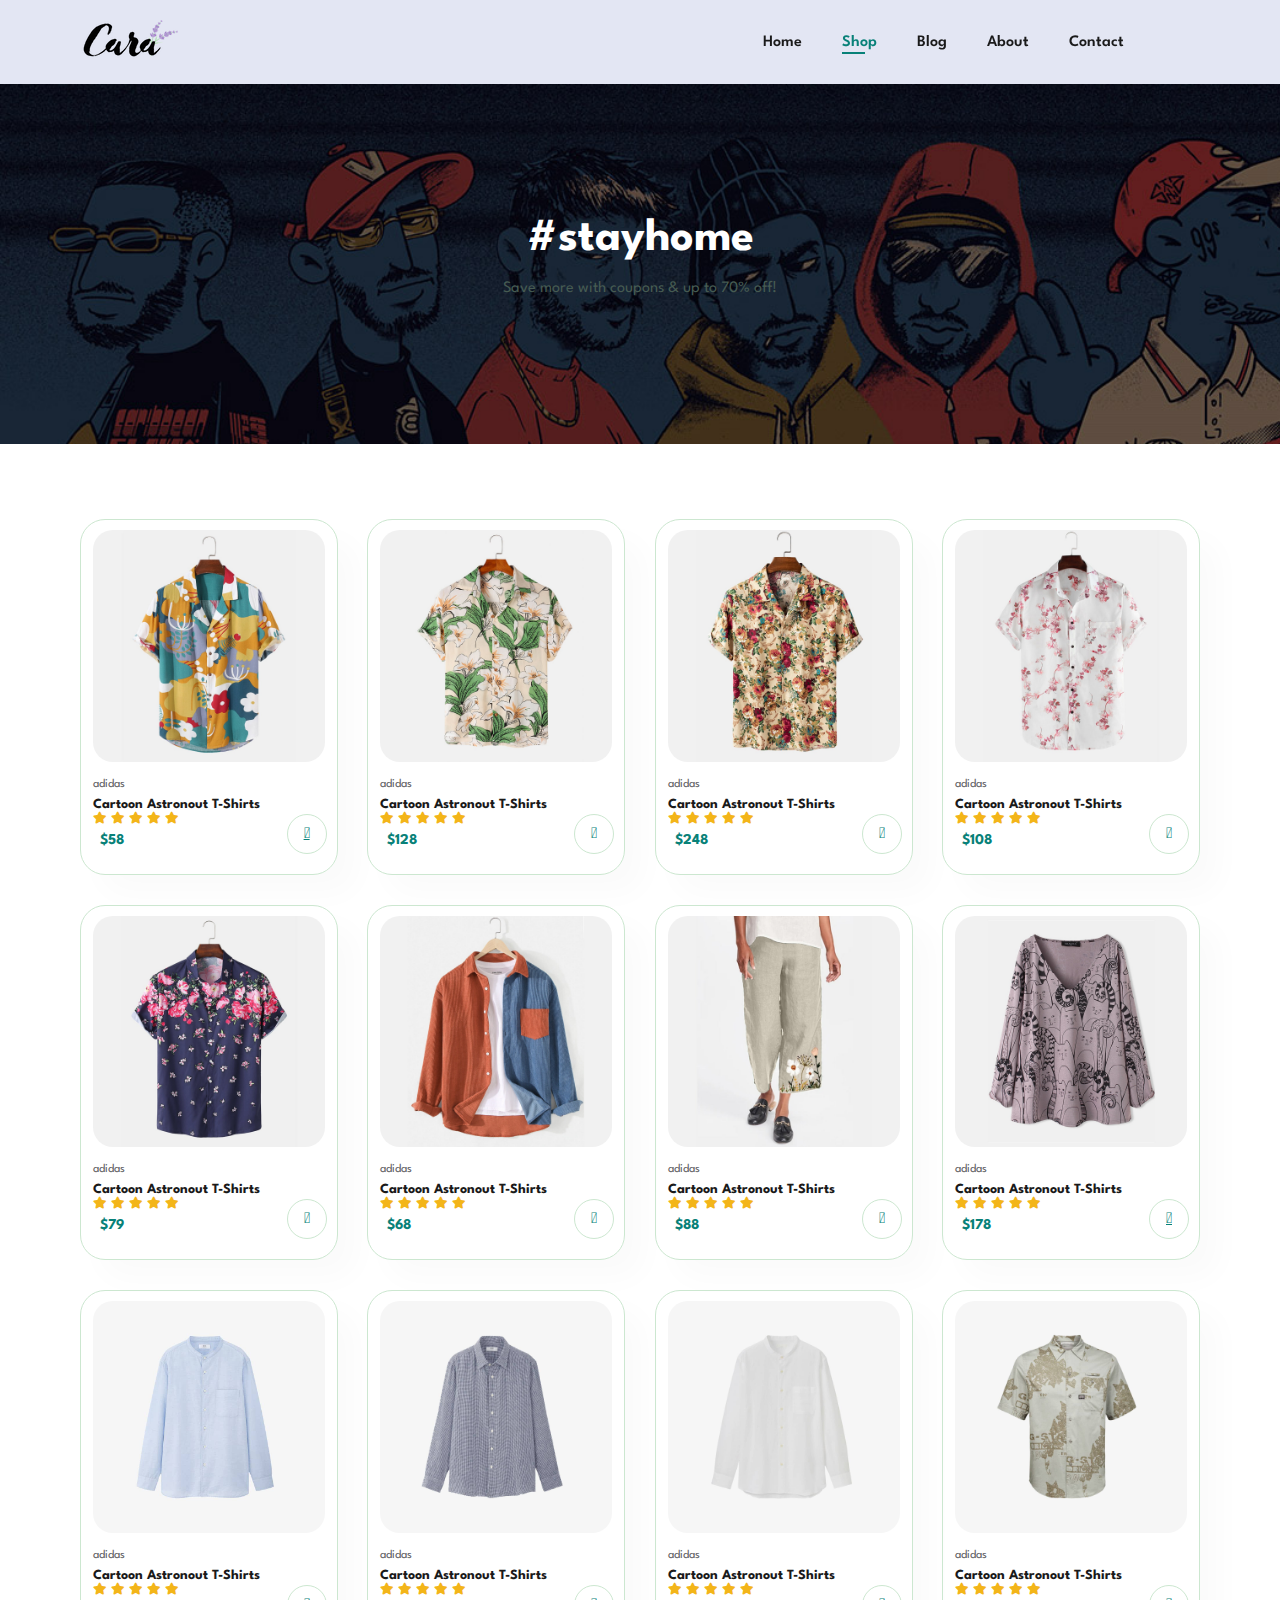
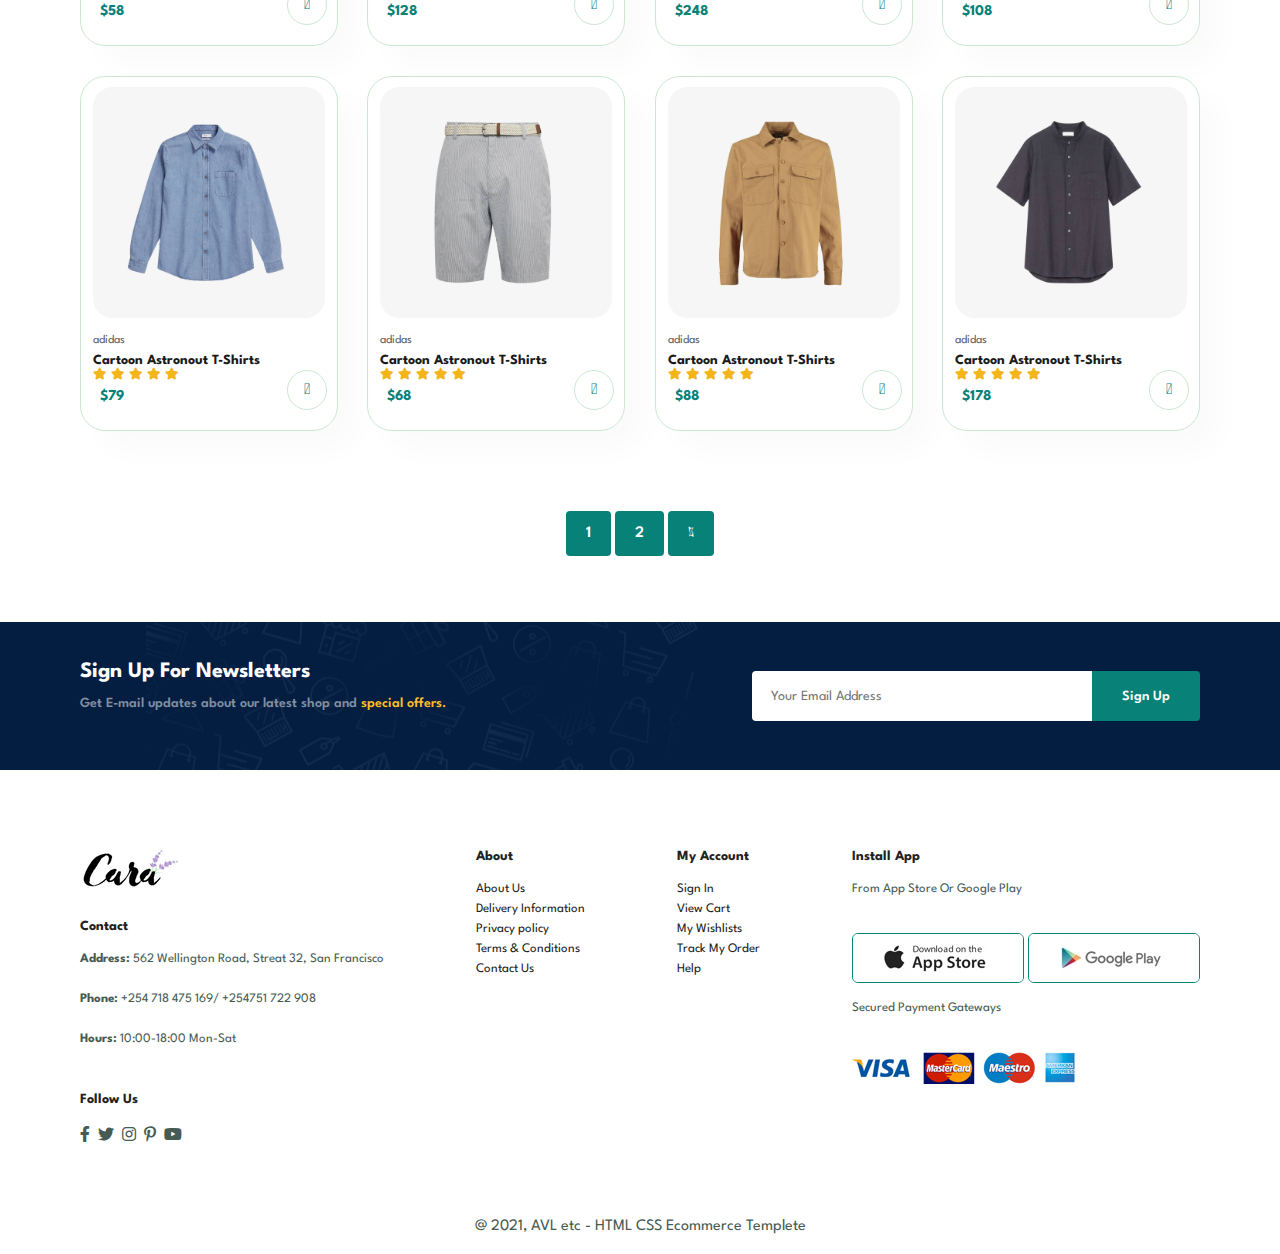
<file: shop.html>
<!DOCTYPE html>
<html lang="en">
<head>
  <meta charset="UTF-8">
  <meta name="viewport" content="width=device-width, initial-scale=1.0">
  <title>Ecommerce</title>
  <link rel="stylesheet" href="style.css">
  <link rel="stylesheet" href="https://cdnjs.cloudflare.com/ajax/libs/font-awesome/6.5.1/css/all.min.css" />
  <link rel="stylesheet" href="https://pro.fontawesome.com/releases/v5.10.0/css/all.css">
</head>
<body>

  <section id="header">
    <a href="#"><img src="img/logo.png" alt="" class="logo"></a>

    <div>
      <ul id="navbar">
        <li><a href="index.html">Home</a></li>
        <li><a class="active" href="shop.html">Shop</a></li>
        <li><a href="blog.html">Blog</a></li>
        <li><a href="about.html">About</a></li>
        <li><a href="contact.html">Contact</a></li>
        <li id="lg-bag"><a href="cart.html"><i class="far fa-shopping-bag"></i></a></li>
        <a href="#" id="close" class="far fa-times"></a>

      </ul>
    </div>
    <div id="mobile">
      <a href="cart.html"><i class="far fa-shopping-bag"></i></a>
      <i id="bar" class="fas fa-outdent"></i>
    </div>
  </section>  
 
  <section id="page-header">
    <h2>#stayhome</h2>
    <p>Save more with coupons & up to 70% off!</p>
  </section>

  <section id="product1" class="section-p1">
      <div class="pro-container">
        <div class="pro" onclick="window.location.href='sproduct.html';">
          <img src="img/products/f1.jpg" alt="">
            <div class="des">
              <span>adidas</span>
              <h5>Cartoon Astronout T-Shirts</h5>
                <div class="star">
                <i class="fas fa-star"></i>
                <i class="fas fa-star"></i>
                <i class="fas fa-star"></i>
                <i class="fas fa-star"></i>
                <i class="fas fa-star"></i>
                </div>
              <h4>$58</h4>
           </div>
          <a href="#" class="fal fa-shopping-cart cart"><i></i></a>
        </div>
        <div class="pro" onclick="window.location.href='sproduct.html';">
          <img src="img/products/f2.jpg" alt="">
            <div class="des">
               <span>adidas</span>
               <h5>Cartoon Astronout T-Shirts</h5>
              <div class="star">
                <i class="fas fa-star"></i>
                <i class="fas fa-star"></i>
                <i class="fas fa-star"></i>
                <i class="fas fa-star"></i>
                <i class="fas fa-star"></i>
              </div>
              <h4>$128</h4>
            </div>
          <a href="#"><i class="fal fa-shopping-cart cart"></i></a>
        </div>
      <div class="pro" onclick="window.location.href='sproduct.html';">
          <img src="img/products/f3.jpg" alt="">
            <div class="des">
              <span>adidas</span>
              <h5>Cartoon Astronout T-Shirts</h5>
              <div class="star">
                <i class="fas fa-star"></i>
                <i class="fas fa-star"></i>
                <i class="fas fa-star"></i>
                <i class="fas fa-star"></i>
                <i class="fas fa-star"></i>
              </div>
              <h4>$248</h4>
              </div>
           <a href="#"><i  class="fal fa-shopping-cart cart"></i></a>
      </div>
        <div class="pro" onclick="window.location.href='sproduct.html';">
            <img src="img/products/f4.jpg" alt="">
              <div class="des">
              <span>adidas</span>
              <h5>Cartoon Astronout T-Shirts</h5>
                <div class="star">
                  <i class="fas fa-star"></i>
                  <i class="fas fa-star"></i>
                  <i class="fas fa-star"></i>
                  <i class="fas fa-star"></i>
                  <i class="fas fa-star"></i>
                </div>
                <h4>$108</h4>
              </div>
              <a href="#"><i  class="fal fa-shopping-cart cart"></i></a>
        </div>
          <div class="pro" onclick="window.location.href='sproduct.html';">
              <img src="img/products/f5.jpg" alt="">
              <div class="des">
              <span>adidas</span>
                <h5>Cartoon Astronout T-Shirts</h5>
                <div class="star">
                  <i class="fas fa-star"></i>
                  <i class="fas fa-star"></i>
                  <i class="fas fa-star"></i>
                  <i class="fas fa-star"></i>
                  <i class="fas fa-star"></i>
                </div>
                <h4>$79</h4>
              </div>
              <a href="#" ><i class="fal fa-shopping-cart cart"></i></a>
          </div>
            <div class="pro" onclick="window.location.href='sproduct.html';">
              <img src="img/products/f6.jpg" alt="">
                 <div class="des">
                  <span>adidas</span>
                  <h5>Cartoon Astronout T-Shirts</h5>
                   <div class="star">
                     <i class="fas fa-star"></i>
                     <i class="fas fa-star"></i>
                     <i class="fas fa-star"></i>
                     <i class="fas fa-star"></i>
                     <i class="fas fa-star"></i>
                   </div>
                 <h4>$68</h4>
                 </div>
               <a href="#"><i class="fal fa-shopping-cart cart"></i></a>
           </div>
           <div class="pro" onclick="window.location.href='sproduct.html';">
               <img src="img/products/f7.jpg" alt="">
                 <div class="des">
                 <span>adidas</span>
                 <h5>Cartoon Astronout T-Shirts</h5>
                 <div class="star">
                  <i class="fas fa-star"></i>
                  <i class="fas fa-star"></i>
                  <i class="fas fa-star"></i>
                  <i class="fas fa-star"></i>
                  <i class="fas fa-star"></i>
                 </div>
              <h4>$88</h4>
            </div>
          <a href="#"><i class="fal fa-shopping-cart cart"></i></a>
          </div>
              <div class="pro">
                <img src="img/products/f8.jpg" alt="">
                <div class="des">
                <span>adidas</span>
                <h5>Cartoon Astronout T-Shirts</h5>
                  <div class="star">
                    <i class="fas fa-star"></i>
                    <i class="fas fa-star"></i>
                    <i class="fas fa-star"></i>
                    <i class="fas fa-star"></i>
                    <i class="fas fa-star"></i>
                  </div>
                  <h4>$178</h4>
                  </div>
                <a href="#" class="fal fa-shopping-cart cart"><i></i></a>
              </div>

        <div class="pro" onclick="window.location.href='sproduct.html';">
          <img src="img/products/n1.jpg" alt="">
            <div class="des">
              <span>adidas</span>
              <h5>Cartoon Astronout T-Shirts</h5>
                <div class="star">
                <i class="fas fa-star"></i>
                <i class="fas fa-star"></i>
                <i class="fas fa-star"></i>
                <i class="fas fa-star"></i>
                <i class="fas fa-star"></i>
                </div>
              <h4>$58</h4>
           </div>
          <a href="#"><i class="fal fa-shopping-cart cart"></i></a>
        </div>
        <div class="pro" onclick="window.location.href='sproduct.html';">
          <img src="img/products/n2.jpg" alt="">
            <div class="des">
               <span>adidas</span>
               <h5>Cartoon Astronout T-Shirts</h5>
              <div class="star">
                <i class="fas fa-star"></i>
                <i class="fas fa-star"></i>
                <i class="fas fa-star"></i>
                <i class="fas fa-star"></i>
                <i class="fas fa-star"></i>
              </div>
              <h4>$128</h4>
            </div>
          <a href="#"><i class="fal fa-shopping-cart cart"></i></a>
        </div>
      <div class="pro" onclick="window.location.href='sproduct.html';">
          <img src="img/products/n3.jpg" alt="">
            <div class="des">
              <span>adidas</span>
              <h5>Cartoon Astronout T-Shirts</h5>
              <div class="star">
                <i class="fas fa-star"></i>
                <i class="fas fa-star"></i>
                <i class="fas fa-star"></i>
                <i class="fas fa-star"></i>
                <i class="fas fa-star"></i>
              </div>
              <h4>$248</h4>
              </div>
           <a href="#"><i class="fal fa-shopping-cart cart"></i></a>
      </div>
        <div class="pro" onclick="window.location.href='sproduct.html';">
            <img src="img/products/n4.jpg" alt="">
              <div class="des">
              <span>adidas</span>
              <h5>Cartoon Astronout T-Shirts</h5>
                <div class="star">
                  <i class="fas fa-star"></i>
                  <i class="fas fa-star"></i>
                  <i class="fas fa-star"></i>
                  <i class="fas fa-star"></i>
                  <i class="fas fa-star"></i>
                </div>
                <h4>$108</h4>
              </div>
              <a href="#"><i class="fal fa-shopping-cart cart"></i></a>
        </div>
          <div class="pro" onclick="window.location.href='sproduct.html';">
              <img src="img/products/n5.jpg" alt="">
              <div class="des">
              <span>adidas</span>
                <h5>Cartoon Astronout T-Shirts</h5>
                <div class="star">
                  <i class="fas fa-star"></i>
                  <i class="fas fa-star"></i>
                  <i class="fas fa-star"></i>
                  <i class="fas fa-star"></i>
                  <i class="fas fa-star"></i>
                </div>
                <h4>$79</h4>
              </div>
              <a href="#"><i class="fal fa-shopping-cart cart"></i></a>
          </div>
            <div class="pro" onclick="window.location.href='sproduct.html';">
              <img src="img/products/n6.jpg" alt="">
                 <div class="des">
                  <span>adidas</span>
                  <h5>Cartoon Astronout T-Shirts</h5>
                   <div class="star">
                     <i class="fas fa-star"></i>
                     <i class="fas fa-star"></i>
                     <i class="fas fa-star"></i>
                     <i class="fas fa-star"></i>
                     <i class="fas fa-star"></i>
                   </div>
                 <h4>$68</h4>
                 </div>
               <a href="#"><i class="fal fa-shopping-cart cart"></i></a>
           </div>
           <div class="pro" onclick="window.location.href='sproduct.html';">
               <img src="img/products/n7.jpg" alt="">
                 <div class="des">
                 <span>adidas</span>
                 <h5>Cartoon Astronout T-Shirts</h5>
                 <div class="star">
                  <i class="fas fa-star"></i>
                  <i class="fas fa-star"></i>
                  <i class="fas fa-star"></i>
                  <i class="fas fa-star"></i>
                  <i class="fas fa-star"></i>
                 </div>
              <h4>$88</h4>
            </div>
          <a href="#"><i  class="fal fa-shopping-cart cart"></i></a>
          </div>
              <div class="pro" onclick="window.location.href='sproduct.html';">
                <img src="img/products/n8.jpg" alt="">
                <div class="des">
                <span>adidas</span>
                <h5>Cartoon Astronout T-Shirts</h5>
                  <div class="star">
                    <i class="fas fa-star"></i>
                    <i class="fas fa-star"></i>
                    <i class="fas fa-star"></i>
                    <i class="fas fa-star"></i>
                    <i class="fas fa-star"></i>
                  </div>
                  <h4>$178</h4>
                  </div>
                <a href="#"><i class="fal fa-shopping-cart cart"></i></a>
              </div>
    </div>
  </section>

  <section id="pagination" class="section-p1">
    <a href="#">1</a>
    <a href="#">2</a>
    <a href="#"><i class="fal fa-long-arrow-alt-right"></i></a>
  </section>

  <section id="newsletter"  class="section-p1 section-m1">
    <div class="newstext">
      <h4>Sign Up For Newsletters</h4>
      <p>Get E-mail updates about our latest shop and <span>special offers.</span>
      </p>
    </div>
    <div class="form">
      <input type="text" placeholder="Your Email Address">
      <button class="normal">Sign Up</button>
    </div>
  </section>

  <footer class="section-p1">
    <div class="col">
      <img class="logo" src="img/logo.png" alt="">
      <h4>Contact</h4>
      <p> <strong>Address: </strong>562 Wellington Road, Streat 32, San Francisco</p>
      <p><strong>Phone: </strong>+254 718 475 169/ +254751 722 908</p>
      <p><strong>Hours: </strong>10:00-18:00 Mon-Sat</p>
      <div class="follow">
        <h4>Follow Us</h4>
        <div class="icon">
          <i class="fab fa-facebook-f"></i>
          <i class="fab fa-twitter"></i>
          <i class="fab fa-instagram"></i>
          <i class="fab fa-pinterest-p"></i>
          <i class="fab fa-youtube"></i>
        </div>
      </div>
    </div>
    <div class="col">
      <h4>About</h4>
      <a href="#">About Us</a>
      <a href="#">Delivery Information</a>
      <a href="#">Privacy policy</a>
      <a href="#">Terms & Conditions</a>
      <a href="#">Contact Us</a>
    </div>
    <div class="col">
      <h4>My Account</h4>
      <a href="#">Sign In</a>
      <a href="#">View Cart</a>
      <a href="#">My Wishlists</a>
      <a href="#">Track My Order</a>
      <a href="#">Help</a>
    </div>
    <div class="col install">
      <h4>Install App</h4>
      <p>From App Store Or Google Play</p>
      <div class="row">
        <img src="img/pay/app.jpg" alt="">
        <img src="img/pay/play.jpg" alt="">
      </div>
      <p>Secured Payment Gateways</p>
      <img src="img/pay/pay.png" alt="">
    </div>
  </footer>
  <div class="copyright">
    <p>@ 2021, AVL etc - HTML CSS Ecommerce Templete</p>
  </div>
  <script src="script.js"></script>
</body>
</html>
</file>
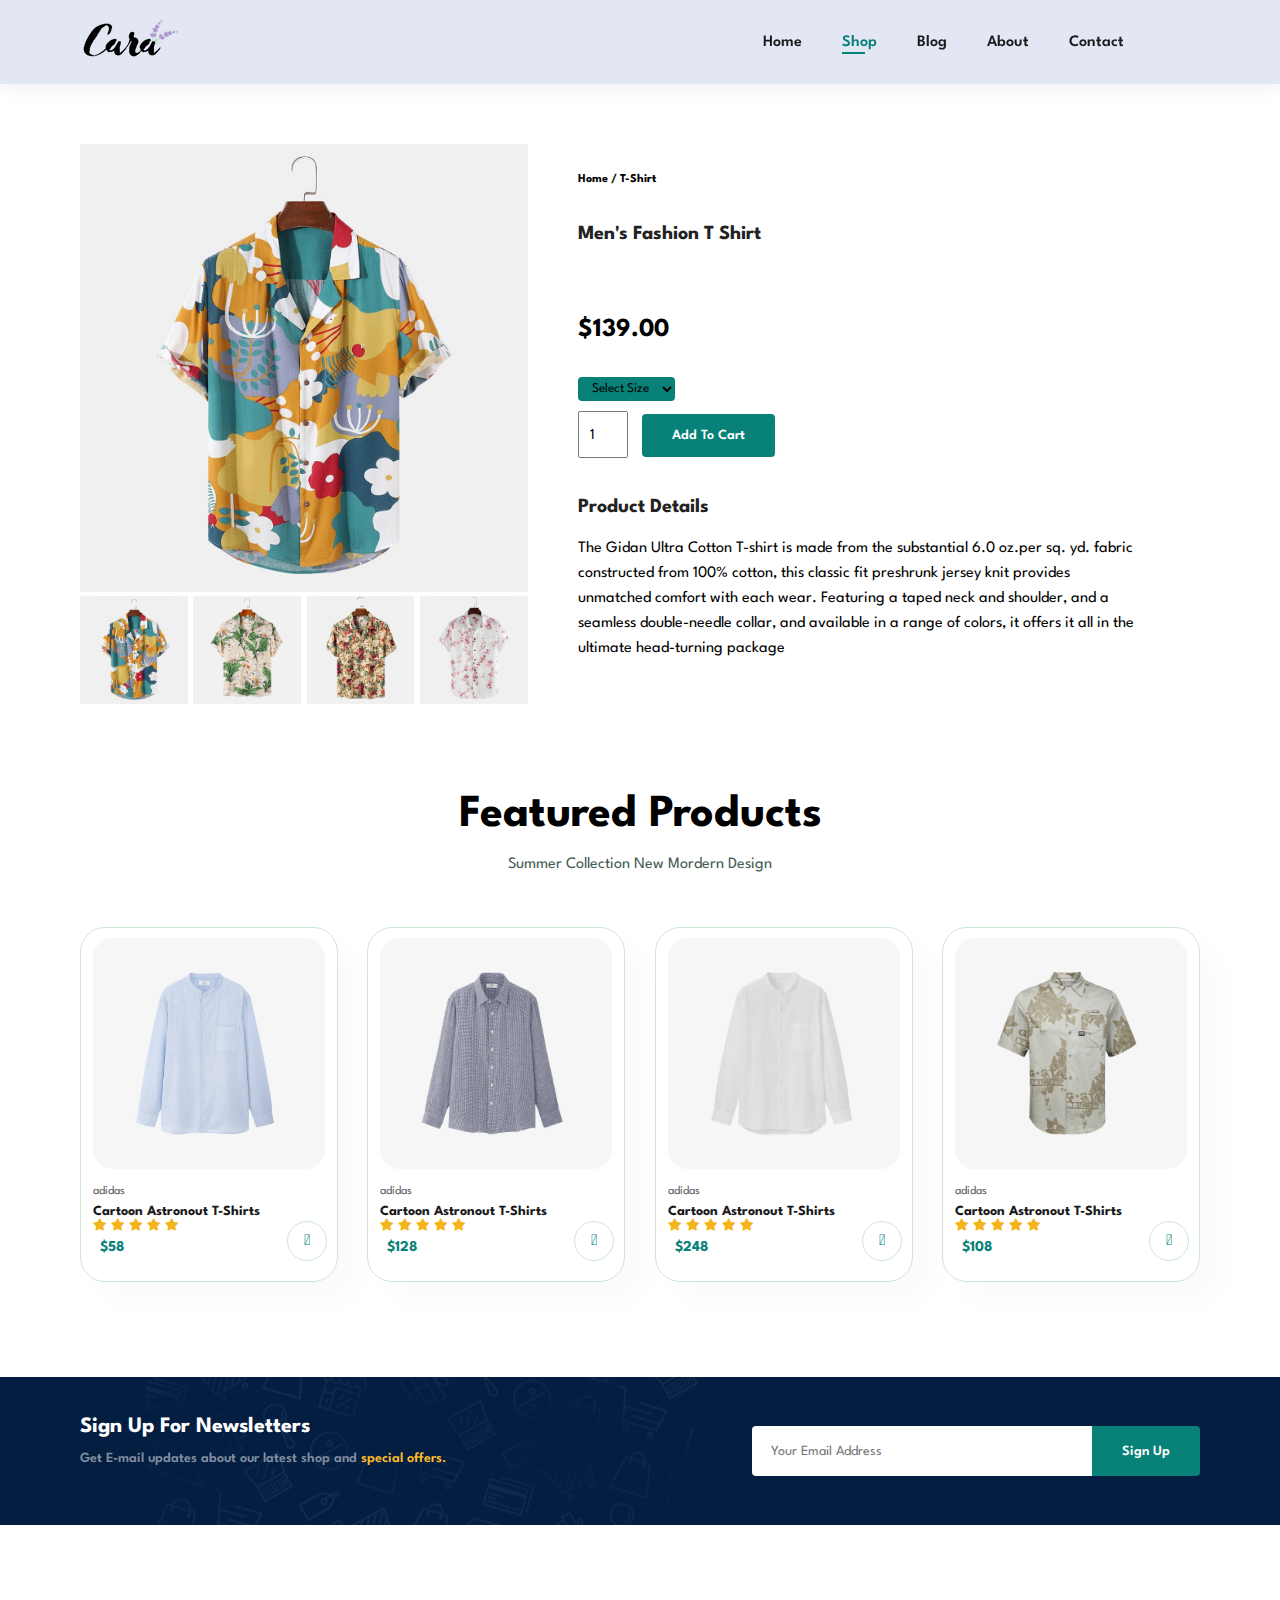
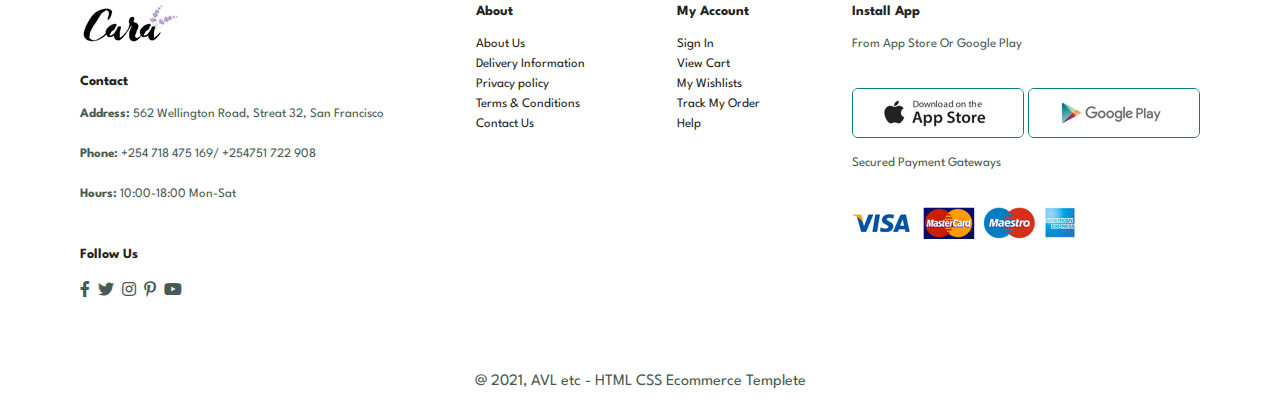
<file: sproduct.html>
<!DOCTYPE html>
<html lang="en">
<head>
  <meta charset="UTF-8">
  <meta name="viewport" content="width=device-width, initial-scale=1.0">
  <title>Ecommerce</title>
  <link rel="stylesheet" href="style.css">
  <link rel="stylesheet" href="https://cdnjs.cloudflare.com/ajax/libs/font-awesome/6.5.1/css/all.min.css" />
  <link rel="stylesheet" href="https://pro.fontawesome.com/releases/v5.10.0/css/all.css">
</head>
<body>

  <section id="header">
    <a href="#"><img src="img/logo.png" alt="" class="logo"></a>

    <div>
      <ul id="navbar">
        <li><a href="index.html">Home</a></li>
        <li><a class="active" href="shop.html">Shop</a></li>
        <li><a href="blog.html">Blog</a></li>
        <li><a href="about.html">About</a></li>
        <li><a href="contact.html">Contact</a></li>
        <li id="lg-bag"><a href="cart.html"><i class="far fa-shopping-bag"></i></a></li>
        <a href="#" id="close" class="far fa-times"></a>

      </ul>
    </div>
    <div id="mobile">
      <a href="cart.html"><i class="far fa-shopping-bag"></i></a>
      <i id="bar" class="fas fa-outdent"></i>
    </div>
  </section>  

  <section id="prodetails" class="section-p1">

    <div class="single-pro-image">
      <img src="img/products/f1.jpg" width="100%" id="Mainimg" alt="">

      <div class="small-img-group">
        <div class="small-img-col">
          <img src="img/products/f1.jpg" width="100%" class="small-img">
        </div>
        <div class="small-img-col">
          <img src="img/products/f2.jpg" width="100%" class="small-img">
        </div>
        <div class="small-img-col">
          <img src="img/products/f3.jpg" width="100%" class="small-img">
        </div>
        <div class="small-img-col">
          <img src="img/products/f4.jpg" width="100%" class="small-img">
        </div>
      </div>
    </div>

    <div class="single-pro-details">
      <h6>Home / T-Shirt</h6>
      <h4>Men's Fashion T Shirt</h4>
      <h2>$139.00</h2>
      <select>
        <option>Select Size</option>
        <option>XL</option>
        <option>XXL</option>
        <option>Small</option>
        <option>Large</option>
      </select>
      <input type="number" value="1">
      <button class="normal">Add To Cart</button>
      <h4>Product Details</h4>
      <span>The Gidan Ultra Cotton T-shirt is made from the substantial 6.0 oz.per
        sq. yd. fabric constructed from 100% cotton, this classic fit preshrunk jersey
        knit provides unmatched comfort with each wear. Featuring a taped neck and
        shoulder, and  a seamless double-needle collar, and available in a range of
        colors, it offers it all in the ultimate head-turning package
      </span>
    </div>
  </section>
  
  
  <section id="product1" class="section-p1">
    <h2>Featured Products</h2>
    <p>Summer Collection New Mordern Design</p>
      <div class="pro-container">
        <div class="pro">
          <img src="img/products/n1.jpg" alt="">
            <div class="des">
              <span>adidas</span>
              <h5>Cartoon Astronout T-Shirts</h5>
                <div class="star">
                <i class="fas fa-star"></i>
                <i class="fas fa-star"></i>
                <i class="fas fa-star"></i>
                <i class="fas fa-star"></i>
                <i class="fas fa-star"></i>
                </div>
              <h4>$58</h4>
           </div>
          <a href="#"><i class="fal fa-shopping-cart cart"></i></a>
        </div>
        <div class="pro">
          <img src="img/products/n2.jpg" alt="">
            <div class="des">
               <span>adidas</span>
               <h5>Cartoon Astronout T-Shirts</h5>
              <div class="star">
                <i class="fas fa-star"></i>
                <i class="fas fa-star"></i>
                <i class="fas fa-star"></i>
                <i class="fas fa-star"></i>
                <i class="fas fa-star"></i>
              </div>
              <h4>$128</h4>
            </div>
          <a href="#"><i class="fal fa-shopping-cart cart"></i></a>
        </div>
      <div class="pro">
          <img src="img/products/n3.jpg" alt="">
            <div class="des">
              <span>adidas</span>
              <h5>Cartoon Astronout T-Shirts</h5>
              <div class="star">
                <i class="fas fa-star"></i>
                <i class="fas fa-star"></i>
                <i class="fas fa-star"></i>
                <i class="fas fa-star"></i>
                <i class="fas fa-star"></i>
              </div>
              <h4>$248</h4>
              </div>
           <a href="#"><i class="fal fa-shopping-cart cart"></i></a>
      </div>
        <div class="pro">
            <img src="img/products/n4.jpg" alt="">
              <div class="des">
              <span>adidas</span>
              <h5>Cartoon Astronout T-Shirts</h5>
                <div class="star">
                  <i class="fas fa-star"></i>
                  <i class="fas fa-star"></i>
                  <i class="fas fa-star"></i>
                  <i class="fas fa-star"></i>
                  <i class="fas fa-star"></i>
                </div>
                <h4>$108</h4>
              </div>
              <a href="#"><i class="fal fa-shopping-cart cart"></i></a>
        </div>
    </div>
  </section>

  <section id="newsletter"  class="section-p1 section-m1">
    <div class="newstext">
      <h4>Sign Up For Newsletters</h4>
      <p>Get E-mail updates about our latest shop and <span>special offers.</span>
      </p>
    </div>
    <div class="form">
      <input type="text" placeholder="Your Email Address">
      <button class="normal">Sign Up</button>
    </div>
  </section>

  <footer class="section-p1">
    <div class="col">
      <img class="logo" src="img/logo.png" alt="">
      <h4>Contact</h4>
      <p> <strong>Address: </strong>562 Wellington Road, Streat 32, San Francisco</p>
      <p><strong>Phone: </strong>+254 718 475 169/ +254751 722 908</p>
      <p><strong>Hours: </strong>10:00-18:00 Mon-Sat</p>
      <div class="follow">
        <h4>Follow Us</h4>
        <div class="icon">
          <i class="fab fa-facebook-f"></i>
          <i class="fab fa-twitter"></i>
          <i class="fab fa-instagram"></i>
          <i class="fab fa-pinterest-p"></i>
          <i class="fab fa-youtube"></i>
        </div>
      </div>
    </div>
    <div class="col">
      <h4>About</h4>
      <a href="#">About Us</a>
      <a href="#">Delivery Information</a>
      <a href="#">Privacy policy</a>
      <a href="#">Terms & Conditions</a>
      <a href="#">Contact Us</a>
    </div>
    <div class="col">
      <h4>My Account</h4>
      <a href="#">Sign In</a>
      <a href="#">View Cart</a>
      <a href="#">My Wishlists</a>
      <a href="#">Track My Order</a>
      <a href="#">Help</a>
    </div>
    <div class="col install">
      <h4>Install App</h4>
      <p>From App Store Or Google Play</p>
      <div class="row">
        <img src="img/pay/app.jpg" alt="">
        <img src="img/pay/play.jpg" alt="">
      </div>
      <p>Secured Payment Gateways</p>
      <img src="img/pay/pay.png" alt="">
    </div>
  </footer>
  <div class="copyright">
    <p>@ 2021, AVL etc - HTML CSS Ecommerce Templete</p>
  </div>
  <script>
    var Mainimg = document.getElementById("Mainimg");
    var smallimg = document.getElementsByClassName('small-img');

    smallimg[0].onclick = function(){
      Mainimg.src = smallimg[0].src;
    }
    smallimg[1].onclick = function(){
      Mainimg.src = smallimg[1].src;
    }
    smallimg[2].onclick = function(){
      Mainimg.src = smallimg[2].src;
    }
    smallimg[3].onclick = function(){
      Mainimg.src = smallimg[3].src;
    }


  </script>
  <script src="script.js"></script>
</body>
</html>
</file>
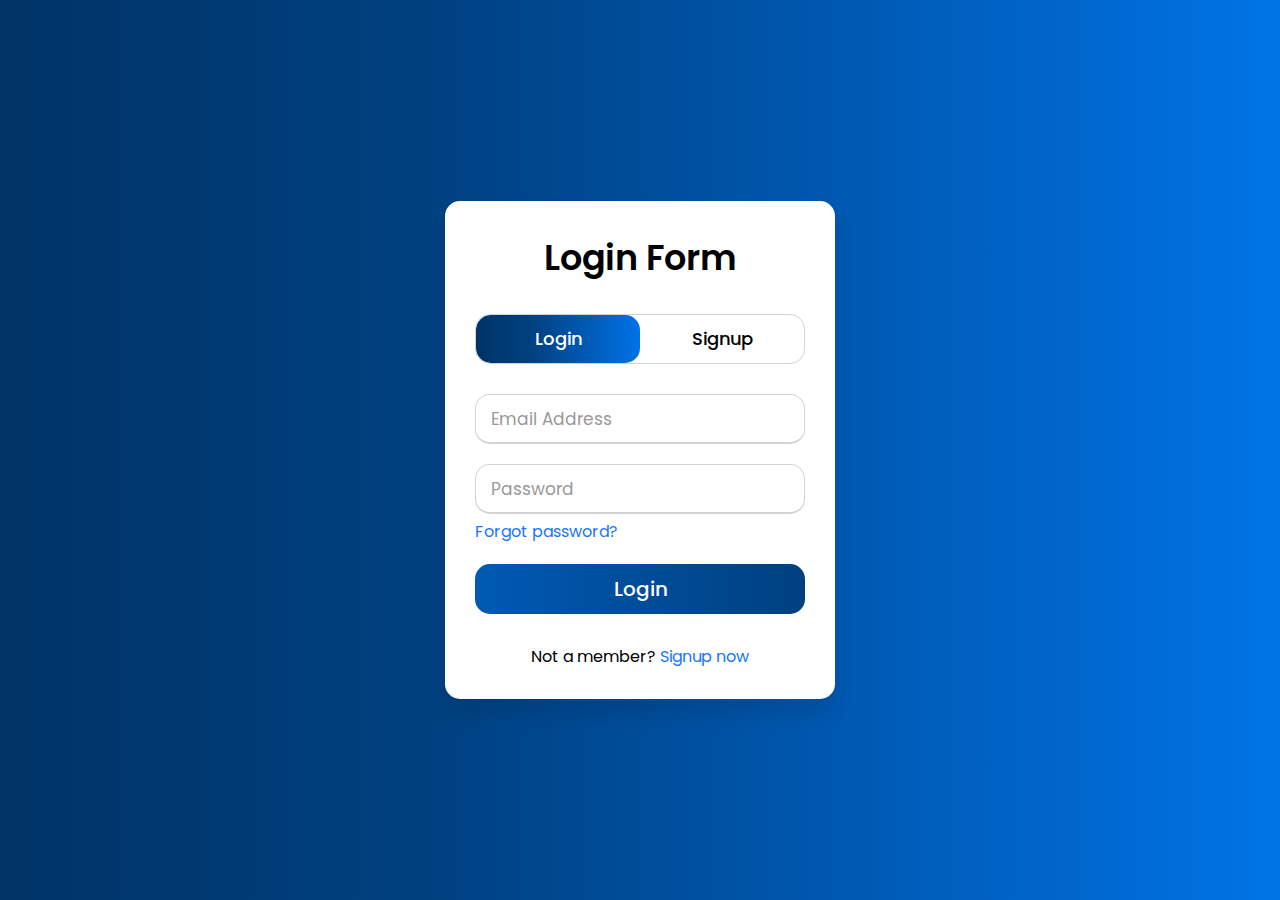
<file: Login-and-Signup-Form-main/Login-and-Signup-Form-main/log-in.html>
<!DOCTYPE html>
<html lang="en">
<head>
    <meta charset="UTF-8">
    <meta name="viewport" content="width=device-width, initial-scale=1.0">
    <title>Login</title>
    <link rel="stylesheet" href="style.css">
</head>
<body>
    <div class="wrapper">
        <div class="title-text">
            <div class="title login">Login Form</div>
            <div class="title signup">Signup Form</div>
        </div>
        <div class="form-container">
            <div class="slide-controls">
                <input type="radio" name="slide" id="login" checked>
                <input type="radio" name="slide" id="signup">
                <label for="login" class="slide login">Login</label>
                <label for="signup" class="slide signup">Signup</label>
                <div class="slider-tab"></div>
            </div>
            <div class="form-inner">
                <form action="#" class="login" id="loginForm">
                    <div class="field">
                        <input type="text" placeholder="Email Address" required>
                    </div>
                    <div class="field">
                        <input type="password" placeholder="Password" required>
                    </div>
                    <div class="pass-link"><a href="#">Forgot password?</a></div>
                    <div class="field btn">
                        <div class="btn-layer"></div>
                        <input type="submit" value="Login">
                    </div>
                    <div class="signup-link">Not a member? <a href="signup.html">Signup now</a></div>
                </form>
                <form action="#" class="signup" id="signupForm">
                    <div class="field">
                        <input type="text" placeholder="Email Address" required>
                    </div>
                    <div class="field">
                        <input type="password" placeholder="Password" required>
                    </div>
                    <div class="field">
                        <input type="password" placeholder="Confirm password" required>
                    </div>
                    <div class="field btn">
                        <div class="btn-layer"></div>
                        <input type="submit" value="Signup">
                    </div>
                </form>
            </div>
        </div>
    </div>
    <script src="script.js"></script>
    <script>
        // Handle form submission and redirection
        document.getElementById('loginForm').addEventListener('submit', function(event) {
            // Handle login form submission
            // After successful login, redirect the user to another page within your site
            window.location.href = ""; // Replace with the local link address
            event.preventDefault(); // Prevent default form submission behavior
        });

        document.getElementById('signupForm').addEventListener('submit', function(event) {
            // Handle signup form submission
            // After successful signup, redirect the user to another page within your site
            window.location.href = ""; // Replace with the local link address
            event.preventDefault(); // Prevent default form submission behavior
        });
    </script>
</body>
</html>
</file>
<file: style.css>
@import url('https://fonts.googleapis.com/css2?family=Spartan:wght@100;200;300;400;500;600;700;800;900&display=swap');

*{
  margin: 0;
  padding: 0;
  box-sizing: border-box;
  font-family: 'Spartan', sans-serif;
}

h1{
  font-size: 50px;
  line-height: 64px;
  color: #222;
}
h2{
  font-size: 46px;
  line-height: 54px;

}
h4{
  font-size: 20px;
  color: #222;
}
h6{
  font-weight: 700;
  font-size: 12px;
}
p{
  font-size: 16px;
  color: #465b52;
  margin: 15px 0 20px 0;
}
.section-p1{
  padding: 40px 80px;
}
.section-m1{
  margin: 40px 0;
}
button.normal{
  font-size: 14px;
  font-weight: 600;
  padding: 15px 30px;
  color: #000;
  background-color: #fff;
  border-radius: 4px;
  cursor: pointer;
  border: none;
  outline: none;
  transition: 0.2s;
}
button.white{
  font-size: 13px;
  font-weight: 600;
  padding: 11px 18px;
  color: #fff;
  background-color: transparent;
  border: 1px solid #fff;
  cursor: pointer;
  outline: none;
  transition: 0.2s;
}
body{
  width: 100%;
}

/* header Start */
#header{
  display: flex;
  align-items: center;
  justify-content: space-between;
  padding: 20px 80px;
  background-color: #E3E6F3;
  box-shadow: 0 5px 15px rgba(0, 0, 0, 0.06);
  position: sticky;
  z-index: 999;
  top: 0;
  left: 0;
}
#navbar{
  display: flex;
  align-items: center;
  justify-content: center;
}
#navbar li{
 list-style: none;
 padding: 0 20px;
 position: relative;

}
#navbar li a
{
  text-decoration: none;
  font-size: 16px;
  font-weight: 600;
  color: #1a1a1a;
  transition: 0.3s ease;
}
#navbar li a:hover,
#navbar li a.active
{
  color: #088178;
}
#navbar li a.active::after,
#navbar li a:hover::after
{
  content: "";
  width: 30%;
  height: 2px;
  background: #088178;
  position: absolute;
  bottom: -4px;
  left: 20px;
}

#mobile{
  display: none;
  align-items: center;
}
#close{
  display: none;
}
#hero{
  background-image: url("img/hero4.png");
  height: 90vh;
  width: 100%;
  background-size: cover;
  background-position: top 25% right 0;
  padding: 0 80px;
  display: flex;
  flex-direction: column;
  align-items: flex-start;
  justify-content: center;
}
#hero h4{
  padding-bottom: 15px;
}
#hero h1{
  color: #088178;
}
#hero button{
  background-image: url("img/button.png");
  background-color: transparent;
  color: #088178;
  border: none;
  padding: 14px 80px 14px 65px;
  background-repeat: no-repeat;
  cursor: pointer;
  font-weight: 700;
  font-size: 15px;
}
#feature .fe-box{
  width: 180px;
  text-align: center;
  padding: 25px 15px;
  box-shadow: 20px 20px 34px rgba(0, 0, 0, 0.03);
  border: 1px solid #cce7d0;
  border-radius: 4px;
  margin: 15px 0;

}
#feature .fe-box:hover{
  box-shadow: 10px 10px 54px rgba(70, 62, 221, 0.1);
}
#feature .fe-box h6{
  display: inline-block;
  padding: 9px 8px 6px 8px;
  line-height: 1;
  border-radius: 4px;
  color: #088178;
  background-color: #fddde4;
}
#feature .fe-box img{
  width: 100%;
  margin-bottom:10px;
}
#feature{
  display: flex;
  align-items: center;
  justify-content: space-between;
  flex-wrap: wrap;
}
#feature .fe-box:nth-child(2) h6{
  background-color: #cdebbc;
}
#feature .fe-box:nth-child(3) h6{
  background-color: #d1e8f2;
}
#feature .fe-box:nth-child(4) h6{
  background-color: #cdd4f8;
}
#feature .fe-box:nth-child(5) h6{
  background-color: #f6dbf6;
}
#feature .fe-box:nth-child(6) h6{
  background-color: #fff2e5;
}
#product1{
  text-align: center;
}
#product1 .pro{
  width: 23%;
  min-width: 250px;
  padding: 10px 12px;
  border: 1px solid #cce7d0;
  border-radius:25px; 
  cursor: pointer;
  box-shadow: 20px 20px 30px rgba(0, 0, 0, 0.02);
  margin: 15px 0;
  transition: 0.2s ease;
  position: relative;
}
#product1 .pro:hover{
  box-shadow: 20px 20px 30px rgba(0, 0, 0, 0.06);
}
#product1 .pro img{
 width: 100%;
 border-radius:20px; 
}
#product1 .pro .des{
  text-align:start ;
  padding:10px 0 ;
}
#product1 .pro .des span{
  color: #606063;
  font-size: 12px;
}
#product1 .pro .des h5{
  padding-top: 7px;
  color: #1a1a1a;
  font-size: 14px;
}
#product1 .pro .des i{
  font-size: 12px;
  color: rgb(243, 181, 25);
}
#product1 .pro .des h4{
  padding: 7px;
  font-size: 15px;
  font-weight:700 ;
  color:#088178 ;
}
#product1 .pro .cart{
  width: 40px;
  height: 40px;
  line-height: 40px;
  border-radius: 50px;
  /* background-color: #088178; */
  font-weight: 500;
  color: #088178;
  border: 1px solid #cce7d0;
  position: absolute;
  bottom: 20px;
  right: 10px;
}
#product1 .pro-container{
  display: flex;
  justify-content: space-between;
  padding-top: 20px; 
  flex-wrap: wrap; 
}
#banner{
  display: flex;
  flex-direction: column;
  justify-content: center;
  align-items: center;
  text-align: center;
  background-image: url("img/banner/b2.jpg");
  width: 100%;
  height: 40vh;
  background-position: center;
  background-size: cover;
}
#banner h4{
  color: #fff;
  font-size: 15px;
}
#banner h2{
  color: #fff;
  font-size: 30px;
  padding: 10px 0;
}
#banner h2 span{
  color: #ef3636;
}
#banner button:hover{
background-color: #088178;
color:#fff ;
}

#sm-banner{
  display: flex;
  justify-content: space-between;
  flex-wrap: wrap;
}

#sm-banner .banner-box{
  display: flex;
  flex-direction: column;
  justify-content: center;
  align-items: flex-start;
  background-image: url("img/banner/b17.jpg");
  min-width: 580px;
  height: 50vh;
  background-position: center;
  background-size: cover;
  padding: 30px;
}
#sm-banner .banner-box2{
  background-image: url("img/banner/b10.jpg");
}
#sm-banner h4{
  color: #fff;
  font-size: 20px;
 font-weight: 300px;
}

#sm-banner h2{
  color: #fff;
  font-size: 20px;
 font-weight: 800px;
}

#sm-banner span{
  color: #fff;
  font-size: 14px;
  font-weight: 500px;
  padding-bottom: 15px;
}
#sm-banner .banner-box:hover button
{
  background-color: #088178;
  border: 1px solid #088178;
}

#banner3{
  display: flex;
  justify-content:space-between ;
  flex-wrap: wrap;
  padding:0 80px ;
}

#banner3 .banner-box {
  display: flex;
  flex-direction: column;
  justify-content: center;
  align-items: flex-start;
  background-image: url("img/banner/b7.jpg");
  min-width: 30%;
  height: 30vh;
  background-position: center;
  background-size: cover;
  padding: 20px;
  margin-bottom: 20px;
}

#banner3 .banner-box2{
  background-image: url("img/banner/b4.jpg");
}
#banner3 .banner-box3{
  background-image: url("img/banner/b18.jpg");
}
#banner3 h2{
  color: #fff;
  font-weight: 900;
  font-size: 22px;
}
#banner3 h3{
  color: #ec544e;
  font-weight: 800;
  font-size: 15px;
}
#newsletter{
  display: flex;
  justify-content: space-between;
  flex-wrap: wrap;
  align-items: center;
  background-image: url("img/banner/b14.png");
  background-repeat: no-repeat;
  background-position: 20% 30%;
  background-color: #041e42;
}
#newsletter h4{
  font-size: 22px;
  font-weight: 700;
  color: #fff;
}
#newsletter p{
  font-size: 14px;
  font-weight: 600;
  color: #818ea0;
}
#newsletter p span{
  color: #ffbd27;
}
#newsletter input{
  height: 3.125rem;
  padding: 0 1.25em;
  font-size: 14px;
  width: 100%;
  border: 1px solid transparent;
  border-radius: 4px;
  outline: none;
  border-top-right-radius: 0;
  border-bottom-right-radius: 0;
}
#newsletter button{
  background-color: #088178;
  color: #fff;
  white-space: nowrap;
  border-top-left-radius: 0;
  border-bottom-left-radius: 0;
}
#newsletter .form{
  display: flex;
  width:40%;
}

footer{
  display: flex;
  flex-wrap: wrap;
  justify-content: space-between;
}
footer .col{
  display: flex;
  flex-direction: column;
  align-items: flex-start;
  margin-bottom: 20px;
}

footer .logo{
  margin-bottom: 30px;
}
footer h4{
  font-size: 14px;
  padding-bottom: 20px;

}
footer p{
  font-size: 13px;
  padding-bottom: 20px;
  margin: 0 0 8px 0;
}
footer a{
  font-size: 13px;
  text-decoration: none;
  color: #222;
  margin-bottom: 10px;
  margin: 0 0 8px 0;
}
footer .follow{
  margin-top: 20px;
}
footer .follow i{
  color: #465b52;
  padding-right: 4px;
  cursor: pointer;
}
footer .install .row img{
  border: 1px solid #088178;
  border-radius: 6px;

}
footer .install img{
  margin:10px 0 15px 0;
}
footer .follow i:hover,
footer a:hover {
  color: #088178;
}
.copyright{
  width: 100%;
  text-align: center;
}



/* Shop Page */
#page-header{
  background-image: url("img/banner/b1.jpg");
  width: 100%;
  height: 40vh;
  background-size: cover;
  display: flex;
  justify-content: center;
  text-align: center;
  flex-direction: column;
  padding: 14px;
}
#page-header h2,
#page-header{
color: #fff;
}
#pagination{
  text-align: center;

}
#pagination a{
  text-decoration: none;
  background-color: #088178;
  padding: 15px 20px;
  border-radius: 4px;
  color: #fff;
  font-weight: 600;
}
#pagination a i {
  font-size: 16px;
  font-weight: 600;
}
/* Single Product */
#prodetails {
  display: flex;
  margin-top: 20px;
}

#prodetails .single-pro-image{
  width: 40%;
  margin-right: 50px;
}
.small-img-group {
  display: flex;
  justify-content: space-between;
}
.small-img-col{
  flex-basis: 24%;
  cursor: pointer;
}
#prodetails .single-pro-details{
  width: 50%;
  padding-top: 30px;
}
#prodetails .single-pro-details h4{
  padding: 40px 0 20px 0;
}
#prodetails .single-pro-details h2{
  padding: 40px 0 20px 0;
  font-size: 26px;
}
#prodetails .single-pro-details select{
  display: block;
  padding: 5px 10px;
  margin-bottom: 10px;
  border: none;
  background-color: #088178;
  border-radius: 4px;
}
#prodetails .single-pro-details select:focus{
  outline: none;
}
#prodetails .single-pro-details input{
  width: 50px;
  height: 47px;
  padding-left: 10px;
  font-size: 15px;
  margin-right: 10px;
}
#prodetails .single-pro-details button{
  background-color: #088178;
  color: #fff;
}
#prodetails .single-pro-details input:focus{
  outline: none;
}
#prodetails .single-pro-details span{
  line-height: 25px;
}

/* Blog Page */
#page-header.blog-header{
  background-image: url("img/banner/b19.jpg");
  width: 100%;
  height: 40vh;
  background-size: cover;
  display: flex;
  justify-content: center;
  text-align: center;
  flex-direction: column;
  padding: 14px;
}

#blog{
  padding: 150px 150px 0 150px;
}

#blog .blog-box{
  display: flex;
  align-items: center;
  width: 100%;
  position: relative;
  padding-bottom: 90px;
}
#blog .blog-img{
  width: 50%;
  margin-right: 40px;
}
#blog img{
  width: 100%;
  height: 300px;
  object-fit: cover;
  
}
#blog .blog-details{
  width: 50%;
}
#blog .blog-details a{
  text-decoration: none;
  font-size: 11px;
  color: #000;
  font-weight: 700;
  position: relative;
  transition: 0.3s ease;
}
#blog .blog-details a::after{
  content: "";
  width: 50px;
  height: 1px;
  background-color: #000;
  position: absolute;
  top: 4px;
  right: -60px;
}
#blog .blog-details a:hover{
 color: #088178;
}
#blog .blog-details a:hover::after{
  background-color: #088178;
}
#blog .blog-box h1{
  position: absolute;
  top: -40px;
  left: 0;
  font-size: 70px;
  font-weight: 700;
  color: #c9cbce;
  z-index: -9;
}
/* About Page */
 

#page-header.about-header{
  background-image: url("img/about/banner.png");
}
#about-head {
  display: flex;
  align-items: center;
}

#about-head marquee{
  color: white;
  border-radius: 4px;
}
#about-head img{
  width: 50%;
  height: auto;
  border-radius: 20px;
  border: 1px solid #ccc;
}
#about-head div{
  padding-left: 40px;
}
#about-app{
  text-align: center;

}
#about-app .video{
  width: 70%;
  height: 100%;
  margin: 30px auto 30px auto;
}
#about-app .video video{
  width: 100%;
  height: 100%;
  border-radius: 20px;
}

/* Contact Page */

#contact-details{
  display: flex;
  align-items: center;
  justify-content: space-between;
}
#contact-details .details{
  width: 40%;
}
#contact-details .details span,
#form-details form span{
  font-size: 12px;
}
#contact-details .details h2,
#form-details form h2{
  font-size: 26px;
  line-height: 35px;
  padding: 20px 0;
}

#contact-details .details h3{
  font-size: 16px;
  padding-bottom: 15px;

}

#contact-details .details li{
  list-style: none;
  display: flex;
  padding: 10px 0;
}
#contact-details .details li i{
  font-size: 14px;
  padding-right: 22px;
}
#contact-details .details li p{
  margin: 0;
  font-size: 14px;
}
#contact-details .map{
  width: 55%;
  height: 400px;
}
#contact-details .map iframe{
  width: 100%;
  height: 100%;
}
#form-details{
  display: flex;
  justify-content: space-between;
  margin: 30px;
  padding: 80px;
  border: 1px solid #1a1a1a;
}
#form-details form{
 width: 65%;
 display: flex;
 flex-direction: column;
 align-items: flex-start;
}
#form-details form input,
#form-details form textarea{
  width:100%;
  padding: 12px 15px;
  outline: none;
  margin-bottom: 20px;
  border: 1px solid #1a1a1a;
}
#form-details form button{
  background-color: #088178;
  color: #fff;
}
#form-details .people div{
  padding-bottom: 25px;
  display: flex;
  align-items: flex-start;
}
#form-details .people div img{
  width: 65px;
  height: 65px;
  object-fit: cover;
  margin-right: 15px;
}
#form-details .people div p{
  margin: 0;
  font-size: 13px;
  line-height: 25px;
}
#form-details .people div span{
  display: block;
  font-size: 16px;
  font-weight: 600;
  color: #000;
}

/* Cart Page */


#cart{
  overflow-x:auto;
}
#cart table{
  width: 100%;
  border-collapse:collapse ;
  table-layout: fixed;
  white-space: nowrap;
}
#cart table img{
  width: 70px;
}
#cart table td:nth-child(1){
  width: 100px;
  text-align: center;
}#cart table td:nth-child(2){
  width: 150px;
  text-align: center;
}
#cart table td:nth-child(3){
  width: 250px;
  text-align: center;
}
#cart table td:nth-child(4),
#cart table td:nth-child(5),
#cart table td:nth-child(6){
  width: 150px;
  text-align: center;
}
#cart table td:nth-child(5) input{
  width: 70px;
  padding: 10px 5px 10px 15px;
}
#cart table thead{
  border: 1px solid #e2e9e1;
  border-left: none;
  border-right: none;
}
#cart table thead td{
  font-weight: 700;
  text-transform: uppercase;
  font-size: 13px;
  padding: 18px 0;
}
#cart table tbody tr td{
  padding-top: 15px;

}
#cart table tbody td{
font-size: 13px;
}
#cart-add{
  display: flex;
  flex-wrap: wrap;
  justify-content: space-between;
}
#coupon{
width: 50%;
margin-bottom: 30px;
}
#coupon h3,
#subtotal h3{
  padding-bottom: 15px;
}
#coupon input{
  padding: 10px 20px;
  outline: none;
  width: 60%;
  margin-right: 10px;
  border: 1px solid #e2e9e1;
}
#coupon button,
#subtotal button{
  background-color: #088178;
  color: #fff;
  padding: 12px 20px;
}
#subtotal{
  width: 50%;
  margin-bottom: 30px;
  border: 1px solid #e2e9e1;
  padding: 30px;
}
#subtotal table{
  border-collapse: collapse;
  width: 100%;
  margin-bottom: 20px;
}
#subtotal table td{
  width: 50%;
  border: 1px solid #e2e9e1;
  padding: 10px;
  font-size: 13px;
}















/* Start Our Media query */
@media (max-width:799px) {
  .section-p1{
    padding:40px 40px ;
  }
  #navbar{
    display: flex;
    flex-direction: column;
    align-items: flex-start;
    justify-content: flex-start;
    position: fixed;
    top: 0;
    right: -300px;
    height: 100vh;
    width: 300px;
    background-color: #E3E6F3;
    box-shadow: 0 40px 60px rgba(0, 0, 0, 0.01);
    padding:80px 0 0 10px ;
    transition: 0.3s;
  }
  #navbar.active{
    right: 0px;
  }
  #navbar li{
    margin-bottom: 25px;
  }
  #mobile{
    display: flex;
    align-items: center;
  }
  #mobile i {
    color: #1a1a1a;
    font-size: 24px;
    padding-left: 20px;
  }
  #close{
    display: initial;
    position: absolute;
    top: 30px;
    left: 30px;
    color: #222;
    font-size: 24px;
  }
  #lg-bag{
    display: none;
  }
  #hero {
    height: 70vh;
    padding: 0 80px;
    background-position: top 30% right 30%;
  }
  #feature {
    justify-content: center;
  }
  #feature .fe-box {
    margin: 15px 15px;
 }
 #product1 .pro-container{
  justify-content: center;
 }
 #product1 .pro{
  margin: 15px;
 }
 #banner{
  height: 20vh;
 }
 #banner .banner-box{
  min-width:100%;
  height: 30vh;
 }
 #banner3 {
  padding: 0 40px;
 }
 #banner3 .banner-box{
  width: 28%;
 }
 #newsletter .form{
  width: 70%;
 }

 /* Contact Page */
 #form-details {
  padding: 40px;
}

#form-details form{
  width: 50%;
}
  
}
@media (max-width:477px) {
  .section-p1{
    padding:20px;

  }
  #header{
    padding:10px 30px;
  }
  h1{
    font-size: 38px;
  }
  h2{
    font-size: 32px;
  }
  #hero{
    padding:0 20px;
    background-position: 55%;
  }
  #feature{
    justify-content: space-between;
  }
  #feature .fe-box{
    width: 155px;
    margin:0 0 15px 0 ;
  }
  #product1 .pro{
    width:100%;
  }
  #banner{
    height: 40vh;
  }
  #sm-banner .banner-box{
    height: 40vh;
  }
  #sm-banner .banner-box2{
    margin-top: 20px;
  }
  #banner3{
    padding: 0 20px;
  }
  #banner3 .banner-box{
    width: 100%;
  }
  #newsletter{
    padding: 40px 20px;
  }
  #newsletter .form{
    width: 100%;
  }
  .copyright{
    text-align: start;
  }

   /* Single Product */

  #prodetails{
    display: flex;
    flex-direction: column;
  }
  #prodetails .single-pro-image {
    width: 100%;
    margin-right: 0px;
  }
  #prodetails .single-pro-details{
    width: 100%;
  }

  /* blog page */

  #blog .blog-box{
    display: flex;
    flex-direction: column;
    align-items: flex-start;
  }
  #blog{
    padding: 100px 20px 0 20px;
  }
  #blog .blog-img{
    width: 100%;
    margin-right: 0;
    margin-bottom: 30px;
  }
  #blog .blog-details{
    width: 100%;
  }

  /* About Page */
  #about-head{
    flex-direction: column;
  }
  #about-head img{
    width: 100%;
    margin-bottom: 20px;
  }
  #about-head div {
    padding-left: 0px;
  }
  #about-app .video {
  width: 100%;
  }

  /* Contact Page */

  #contact-details{
    flex-direction: column;
  }
  #contact-details .details{
    width: 100%;
    margin-bottom: 30px;
  }
  #contact-details .map{
    width: 100%;
  }
  #form-details{
    margin:10px ;
    padding: 30px 10px;
    flex-wrap: wrap;
  }
  #form-details form{
    width: 100%;
    margin-bottom: 30px;
  }
  /* Shopping Cart Page */
  #cart-add {
    flex-direction: column;
  }
  #coupon{
    width: 100%;
  }
  #subtotal{
    width: 100%;
    padding: 20px;
  }
}
</file>
<file: login.css>
@import url('https://fonts.googleapis.com/css?family=Poppins:400,500,600,700&display=swap');
    *{
    margin: 0;
    padding: 0;
    box-sizing: border-box;
    font-family: 'Poppins', sans-serif;
    }
    html,body{
    display: grid;
    height: 100%;
    width: 100%;
    place-items: center;
    background: -webkit-linear-gradient(left, #003366,#004080,#0059b3
    , #0073e6);
    }
    ::selection{
    background: #1a75ff;
    color: #fff;
    }
    .wrapper{
    overflow: hidden;
    max-width: 390px;
    background: #fff;
    padding: 30px;
    border-radius: 15px;
    box-shadow: 0px 15px 20px rgba(0,0,0,0.1);
    }
    .wrapper .title-text{
    display: flex;
    width: 200%;
    }
    .wrapper .title{
    width: 50%;
    font-size: 35px;
    font-weight: 600;
    text-align: center;
    transition: all 0.6s cubic-bezier(0.68,-0.55,0.265,1.55);
    }
    .wrapper .slide-controls{
    position: relative;
    display: flex;
    height: 50px;
    width: 100%;
    overflow: hidden;
    margin: 30px 0 10px 0;
    justify-content: space-between;
    border: 1px solid lightgrey;
    border-radius: 15px;
    }
    .slide-controls .slide{
    height: 100%;
    width: 100%;
    color: #fff;
    font-size: 18px;
    font-weight: 500;
    text-align: center;
    line-height: 48px;
    cursor: pointer;
    z-index: 1;
    transition: all 0.6s ease;
    }
    .slide-controls label.signup{
    color: #000;
    }
    .slide-controls .slider-tab{
    position: absolute;
    height: 100%;
    width: 50%;
    left: 0;
    z-index: 0;
    border-radius: 15px;
    background: -webkit-linear-gradient(left,#003366,#004080,#0059b3
    , #0073e6);
    transition: all 0.6s cubic-bezier(0.68,-0.55,0.265,1.55);
    }
    input[type="radio"]{
    display: none;
    }
    #signup:checked ~ .slider-tab{
    left: 50%;
    }
    #signup:checked ~ label.signup{
    color: #fff;
    cursor: default;
    user-select: none;
    }
    #signup:checked ~ label.login{
    color: #000;
    }
    #login:checked ~ label.signup{
    color: #000;
    }
    #login:checked ~ label.login{
    cursor: default;
    user-select: none;
    }
    .wrapper .form-container{
    width: 100%;
    overflow: hidden;
    }
    .form-container .form-inner{
    display: flex;
    width: 200%;
    }
    .form-container .form-inner form{
    width: 50%;
    transition: all 0.6s cubic-bezier(0.68,-0.55,0.265,1.55);
    }
    .form-inner form .field{
    height: 50px;
    width: 100%;
    margin-top: 20px;
    }
    .form-inner form .field input{
    height: 100%;
    width: 100%;
    outline: none;
    padding-left: 15px;
    border-radius: 15px;
    border: 1px solid lightgrey;
    border-bottom-width: 2px;
    font-size: 17px;
    transition: all 0.3s ease;
    }
    .form-inner form .field input:focus{
    border-color: #1a75ff;
    /* box-shadow: inset 0 0 3px #fb6aae; */
    }
    .form-inner form .field input::placeholder{
    color: #999;
    transition: all 0.3s ease;
    }
    form .field input:focus::placeholder{
    color: #1a75ff;
    }
    .form-inner form .pass-link{
    margin-top: 5px;
    }
    .form-inner form .signup-link{
    text-align: center;
    margin-top: 30px;
    }
    .form-inner form .pass-link a,
    .form-inner form .signup-link a{
    color: #1a75ff;
    text-decoration: none;
    }
    .form-inner form .pass-link a:hover,
    .form-inner form .signup-link a:hover{
    text-decoration: underline;
    }
    form .btn{
    height: 50px;
    width: 100%;
    border-radius: 15px;
    position: relative;
    overflow: hidden;
    }
    form .btn .btn-layer{
    height: 100%;
    width: 300%;
    position: absolute;
    left: -100%;
    background: -webkit-linear-gradient(right,#003366,#004080,#0059b3
    , #0073e6);
    border-radius: 15px;
    transition: all 0.4s ease;;
    }
    form .btn:hover .btn-layer{
    left: 0;
    }
    form .btn input[type="submit"]{
    height: 100%;
    width: 100%;
    z-index: 1;
    position: relative;
    background: none;
    border: none;
    color: #fff;
    padding-left: 0;
    border-radius: 15px;
    font-size: 20px;
    font-weight: 500;
    cursor: pointer;
    }
</file>
<file: Login-and-Signup-Form-main/Login-and-Signup-Form-main/style.css>
@import url('https://fonts.googleapis.com/css?family=Poppins:400,500,600,700&display=swap');
    *{
    margin: 0;
    padding: 0;
    box-sizing: border-box;
    font-family: 'Poppins', sans-serif;
    }
    html,body{
    display: grid;
    height: 100%;
    width: 100%;
    place-items: center;
    background: -webkit-linear-gradient(left, #003366,#004080,#0059b3
    , #0073e6);
    }
    ::selection{
    background: #1a75ff;
    color: #fff;
    }
    .wrapper{
    overflow: hidden;
    max-width: 390px;
    background: #fff;
    padding: 30px;
    border-radius: 15px;
    box-shadow: 0px 15px 20px rgba(0,0,0,0.1);
    }
    .wrapper .title-text{
    display: flex;
    width: 200%;
    }
    .wrapper .title{
    width: 50%;
    font-size: 35px;
    font-weight: 600;
    text-align: center;
    transition: all 0.6s cubic-bezier(0.68,-0.55,0.265,1.55);
    }
    .wrapper .slide-controls{
    position: relative;
    display: flex;
    height: 50px;
    width: 100%;
    overflow: hidden;
    margin: 30px 0 10px 0;
    justify-content: space-between;
    border: 1px solid lightgrey;
    border-radius: 15px;
    }
    .slide-controls .slide{
    height: 100%;
    width: 100%;
    color: #fff;
    font-size: 18px;
    font-weight: 500;
    text-align: center;
    line-height: 48px;
    cursor: pointer;
    z-index: 1;
    transition: all 0.6s ease;
    }
    .slide-controls label.signup{
    color: #000;
    }
    .slide-controls .slider-tab{
    position: absolute;
    height: 100%;
    width: 50%;
    left: 0;
    z-index: 0;
    border-radius: 15px;
    background: -webkit-linear-gradient(left,#003366,#004080,#0059b3
    , #0073e6);
    transition: all 0.6s cubic-bezier(0.68,-0.55,0.265,1.55);
    }
    input[type="radio"]{
    display: none;
    }
    #signup:checked ~ .slider-tab{
    left: 50%;
    }
    #signup:checked ~ label.signup{
    color: #fff;
    cursor: default;
    user-select: none;
    }
    #signup:checked ~ label.login{
    color: #000;
    }
    #login:checked ~ label.signup{
    color: #000;
    }
    #login:checked ~ label.login{
    cursor: default;
    user-select: none;
    }
    .wrapper .form-container{
    width: 100%;
    overflow: hidden;
    }
    .form-container .form-inner{
    display: flex;
    width: 200%;
    }
    .form-container .form-inner form{
    width: 50%;
    transition: all 0.6s cubic-bezier(0.68,-0.55,0.265,1.55);
    }
    .form-inner form .field{
    height: 50px;
    width: 100%;
    margin-top: 20px;
    }
    .form-inner form .field input{
    height: 100%;
    width: 100%;
    outline: none;
    padding-left: 15px;
    border-radius: 15px;
    border: 1px solid lightgrey;
    border-bottom-width: 2px;
    font-size: 17px;
    transition: all 0.3s ease;
    }
    .form-inner form .field input:focus{
    border-color: #1a75ff;
    /* box-shadow: inset 0 0 3px #fb6aae; */
    }
    .form-inner form .field input::placeholder{
    color: #999;
    transition: all 0.3s ease;
    }
    form .field input:focus::placeholder{
    color: #1a75ff;
    }
    .form-inner form .pass-link{
    margin-top: 5px;
    }
    .form-inner form .signup-link{
    text-align: center;
    margin-top: 30px;
    }
    .form-inner form .pass-link a,
    .form-inner form .signup-link a{
    color: #1a75ff;
    text-decoration: none;
    }
    .form-inner form .pass-link a:hover,
    .form-inner form .signup-link a:hover{
    text-decoration: underline;
    }
    form .btn{
    height: 50px;
    width: 100%;
    border-radius: 15px;
    position: relative;
    overflow: hidden;
    }
    form .btn .btn-layer{
    height: 100%;
    width: 300%;
    position: absolute;
    left: -100%;
    background: -webkit-linear-gradient(right,#003366,#004080,#0059b3
    , #0073e6);
    border-radius: 15px;
    transition: all 0.4s ease;;
    }
    form .btn:hover .btn-layer{
    left: 0;
    }
    form .btn input[type="submit"]{
    height: 100%;
    width: 100%;
    z-index: 1;
    position: relative;
    background: none;
    border: none;
    color: #fff;
    padding-left: 0;
    border-radius: 15px;
    font-size: 20px;
    font-weight: 500;
    cursor: pointer;
    }
</file>
